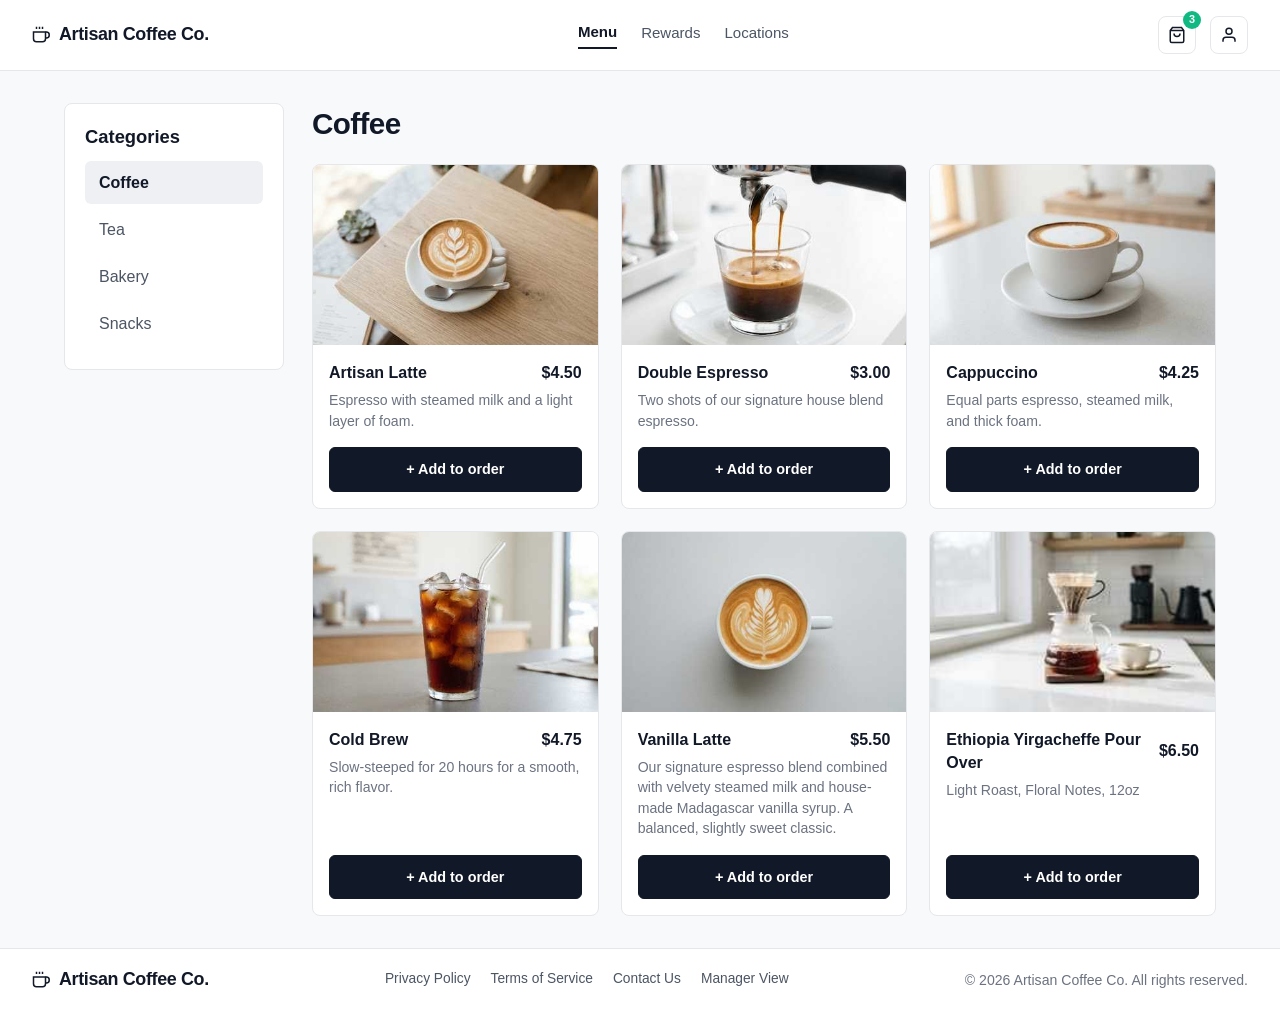
<file: index.html>
<!DOCTYPE html>
<html lang="en">
<head>
  <meta charset="UTF-8" />
  <meta name="viewport" content="width=device-width, initial-scale=1.0" />
  <title>Artisan Coffee Co. — Precision Brew POS</title>
  <link rel="stylesheet" href="style.css" />
</head>
<body data-page="menu">
  <!-- STATIC HEADER -->
  <header class="top">
    <a class="logo" href="menu.html">
      <svg class="svg-ico" viewBox="0 0 24 24" fill="none" stroke="currentColor" stroke-width="2"><path d="M18 8h1a4 4 0 0 1 0 8h-1"/><path d="M2 8h16v9a4 4 0 0 1-4 4H6a4 4 0 0 1-4-4V8z"/><line x1="6" y1="1" x2="6" y2="4"/><line x1="10" y1="1" x2="10" y2="4"/><line x1="14" y1="1" x2="14" y2="4"/></svg>
      <span>Artisan Coffee Co.</span>
    </a>
    <nav>
      <a href="menu.html" class="on">Menu</a>
      <a href="rewards.html" class="">Rewards</a>
      <a href="#" id="locLink">Locations</a>
    </nav>
    <div class="hdr-actions">
      <a class="ico-btn" href="checkout.html" title="Your Order">
        <svg class="svg-ico" viewBox="0 0 24 24" fill="none" stroke="currentColor" stroke-width="2"><path d="M6 2L3 6v14a2 2 0 0 0 2 2h14a2 2 0 0 0 2-2V6l-3-4z"/><line x1="3" y1="6" x2="21" y2="6"/><path d="M16 10a4 4 0 0 1-8 0"/></svg>
        <b id="cnt"></b>
      </a>
      <a class="ico-btn" href="rewards.html" title="Account &amp; Rewards">
        <svg class="svg-ico" viewBox="0 0 24 24" fill="none" stroke="currentColor" stroke-width="2"><path d="M20 21v-2a4 4 0 0 0-4-4H8a4 4 0 0 0-4 4v2"/><circle cx="12" cy="7" r="4"/></svg>
      </a>
    </div>
  </header>

  <!-- DYNAMIC MAIN CONTENT -->
  <main id="app"></main>

  <!-- STATIC FOOTER -->
  <footer class="bottom">
    <a class="logo" href="menu.html">
      <svg class="svg-ico" viewBox="0 0 24 24" fill="none" stroke="currentColor" stroke-width="2"><path d="M18 8h1a4 4 0 0 1 0 8h-1"/><path d="M2 8h16v9a4 4 0 0 1-4 4H6a4 4 0 0 1-4-4V8z"/><line x1="6" y1="1" x2="6" y2="4"/><line x1="10" y1="1" x2="10" y2="4"/><line x1="14" y1="1" x2="14" y2="4"/></svg>
      <span>Artisan Coffee Co.</span>
    </a>
    <nav>
      <a href="privacy.html" class="">Privacy Policy</a>
      <a href="terms.html" class="">Terms of Service</a>
      <a href="contact.html" class="">Contact Us</a>
      <a href="staff.html">Manager View</a>
    </nav>
    <small class="mut">© 2026 Artisan Coffee Co. All rights reserved.</small>
  </footer>

  <script src="app.js"></script>
</body>
</html>
</file>
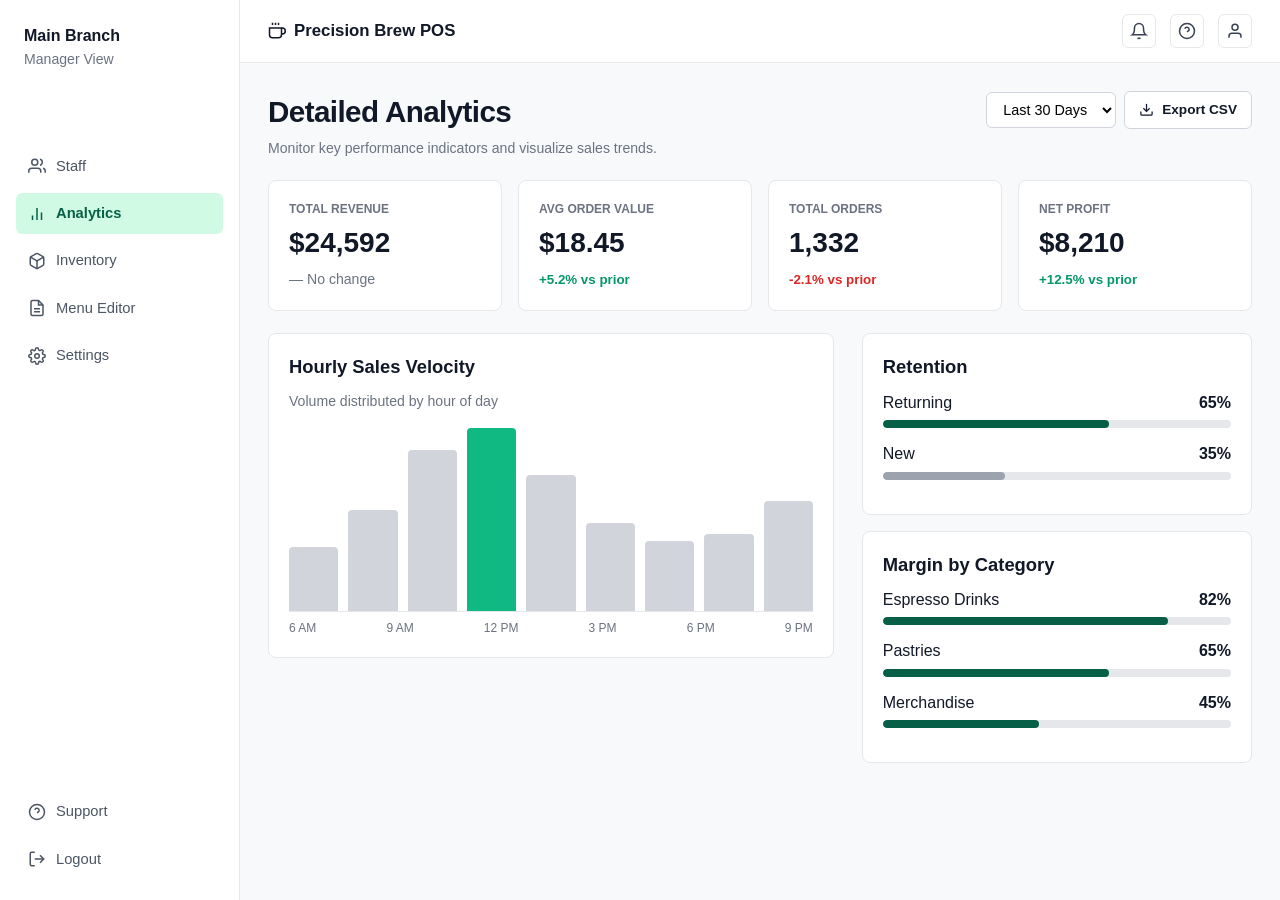
<file: analytics.html>
<!DOCTYPE html>
<html lang="en">
<head>
  <meta charset="UTF-8" />
  <meta name="viewport" content="width=device-width, initial-scale=1.0" />
  <title>Precision Brew POS — Manager View</title>
  <link rel="stylesheet" href="style.css" />
</head>
<body data-page="analytics">
  <div class="mgr">
    <!-- STATIC MANAGER SIDEBAR -->
    <aside class="side">
      <div style="padding:4px 8px 12px">
        <b style="display:block;font-size:1rem">Main Branch</b>
        <small class="mut">Manager View</small>
      </div>
      <a class="btn" href="menu.html" style="color:#fff;margin-bottom:10px">+ New Order</a>
      <a href="staff.html" class="">
        <svg class="svg-ico" viewBox="0 0 24 24" fill="none" stroke="currentColor" stroke-width="2"><path d="M17 21v-2a4 4 0 0 0-4-4H5a4 4 0 0 0-4 4v2"/><circle cx="9" cy="7" r="4"/><path d="M23 21v-2a4 4 0 0 0-3-3.87"/><path d="M16 3.13a4 4 0 0 1 0 7.75"/></svg>
        <span>Staff</span>
      </a>
      <a href="analytics.html" class="on">
        <svg class="svg-ico" viewBox="0 0 24 24" fill="none" stroke="currentColor" stroke-width="2"><line x1="18" y1="20" x2="18" y2="10"/><line x1="12" y1="20" x2="12" y2="4"/><line x1="6" y1="20" x2="6" y2="14"/></svg>
        <span>Analytics</span>
      </a>
      <a href="inventory.html" class="">
        <svg class="svg-ico" viewBox="0 0 24 24" fill="none" stroke="currentColor" stroke-width="2"><path d="M21 16V8a2 2 0 0 0-1-1.73l-7-4a2 2 0 0 0-2 0l-7 4A2 2 0 0 0 3 8v8a2 2 0 0 0 1 1.73l7 4a2 2 0 0 0 2 0l7-4A2 2 0 0 0 21 16z"/><polyline points="3.27 6.96 12 12.01 20.73 6.96"/><line x1="12" y1="22.08" x2="12" y2="12"/></svg>
        <span>Inventory</span>
      </a>
      <a href="menu-editor.html" class="">
        <svg class="svg-ico" viewBox="0 0 24 24" fill="none" stroke="currentColor" stroke-width="2"><path d="M14 2H6a2 2 0 0 0-2 2v16a2 2 0 0 0 2 2h12a2 2 0 0 0 2-2V8z"/><polyline points="14 2 14 8 20 8"/><line x1="16" y1="13" x2="8" y2="13"/><line x1="16" y1="17" x2="8" y2="17"/></svg>
        <span>Menu Editor</span>
      </a>
      <a href="settings.html" class="">
        <svg class="svg-ico" viewBox="0 0 24 24" fill="none" stroke="currentColor" stroke-width="2"><circle cx="12" cy="12" r="3"/><path d="M19.4 15a1.65 1.65 0 0 0 .33 1.82l.06.06a2 2 0 0 1 0 2.83 2 2 0 0 1-2.83 0l-.06-.06a1.65 1.65 0 0 0-1.82-.33 1.65 1.65 0 0 0-1 1.51V21a2 2 0 0 1-2 2 2 2 0 0 1-2-2v-.09A1.65 1.65 0 0 0 9 19.4a1.65 1.65 0 0 0-1.82.33l-.06.06a2 2 0 0 1-2.83 0 2 2 0 0 1 0-2.83l.06-.06a1.65 1.65 0 0 0 .33-1.82 1.65 1.65 0 0 0-1.51-1H3a2 2 0 0 1-2-2 2 2 0 0 1 2-2h.09A1.65 1.65 0 0 0 4.6 9a1.65 1.65 0 0 0-.33-1.82l-.06-.06a2 2 0 0 1 0-2.83 2 2 0 0 1 2.83 0l.06.06a1.65 1.65 0 0 0 1.82.33H9a1.65 1.65 0 0 0 1-1.51V3a2 2 0 0 1 2-2 2 2 0 0 1 2 2v.09a1.65 1.65 0 0 0 1 1.51 1.65 1.65 0 0 0 1.82-.33l.06-.06a2 2 0 0 1 2.83 0 2 2 0 0 1 0 2.83l-.06.06a1.65 1.65 0 0 0-.33 1.82V9a1.65 1.65 0 0 0 1.51 1H21a2 2 0 0 1 2 2 2 2 0 0 1-2 2h-.09a1.65 1.65 0 0 0-1.51 1z"/></svg>
        <span>Settings</span>
      </a>
      <div class="sp"></div>
      <button class="lk" id="supBtn">
        <svg class="svg-ico" viewBox="0 0 24 24" fill="none" stroke="currentColor" stroke-width="2"><circle cx="12" cy="12" r="10"/><path d="M9.09 9a3 3 0 0 1 5.83 1c0 2-3 3-3 3"/><line x1="12" y1="17" x2="12.01" y2="17"/></svg>
        <span>Support</span>
      </button>
      <a href="menu.html">
        <svg class="svg-ico" viewBox="0 0 24 24" fill="none" stroke="currentColor" stroke-width="2"><path d="M9 21H5a2 2 0 0 1-2-2V5a2 2 0 0 1 2-2h4"/><polyline points="16 17 21 12 16 7"/><line x1="21" y1="12" x2="9" y2="12"/></svg>
        <span>Logout</span>
      </a>
    </aside>

    <div>
      <!-- STATIC MANAGER TOPBAR -->
      <div class="mbar">
        <span class="t">
          <svg class="svg-ico" viewBox="0 0 24 24" fill="none" stroke="currentColor" stroke-width="2"><path d="M18 8h1a4 4 0 0 1 0 8h-1"/><path d="M2 8h16v9a4 4 0 0 1-4 4H6a4 4 0 0 1-4-4V8z"/><line x1="6" y1="1" x2="6" y2="4"/><line x1="10" y1="1" x2="10" y2="4"/><line x1="14" y1="1" x2="14" y2="4"/></svg>
          Precision Brew POS
        </span>
        <button id="bellBtn" title="Notifications">
          <svg class="svg-ico" viewBox="0 0 24 24" fill="none" stroke="currentColor" stroke-width="2"><path d="M18 8A6 6 0 0 0 6 8c0 7-3 9-3 9h18s-3-2-3-9"/><path d="M13.73 21a2 2 0 0 1-3.46 0"/></svg>
        </button>
        <button id="helpBtn" title="Help">
          <svg class="svg-ico" viewBox="0 0 24 24" fill="none" stroke="currentColor" stroke-width="2"><circle cx="12" cy="12" r="10"/><path d="M9.09 9a3 3 0 0 1 5.83 1c0 2-3 3-3 3"/><line x1="12" y1="17" x2="12.01" y2="17"/></svg>
        </button>
        <button id="accBtn" title="Manager Account">
          <svg class="svg-ico" viewBox="0 0 24 24" fill="none" stroke="currentColor" stroke-width="2"><path d="M20 21v-2a4 4 0 0 0-4-4H8a4 4 0 0 0-4 4v2"/><circle cx="12" cy="7" r="4"/></svg>
        </button>
      </div>

      <!-- DYNAMIC MANAGER MAIN CONTENT -->
      <div class="mc" id="app"></div>
    </div>
  </div>

  <script src="app.js"></script>
</body>
</html>
</file>
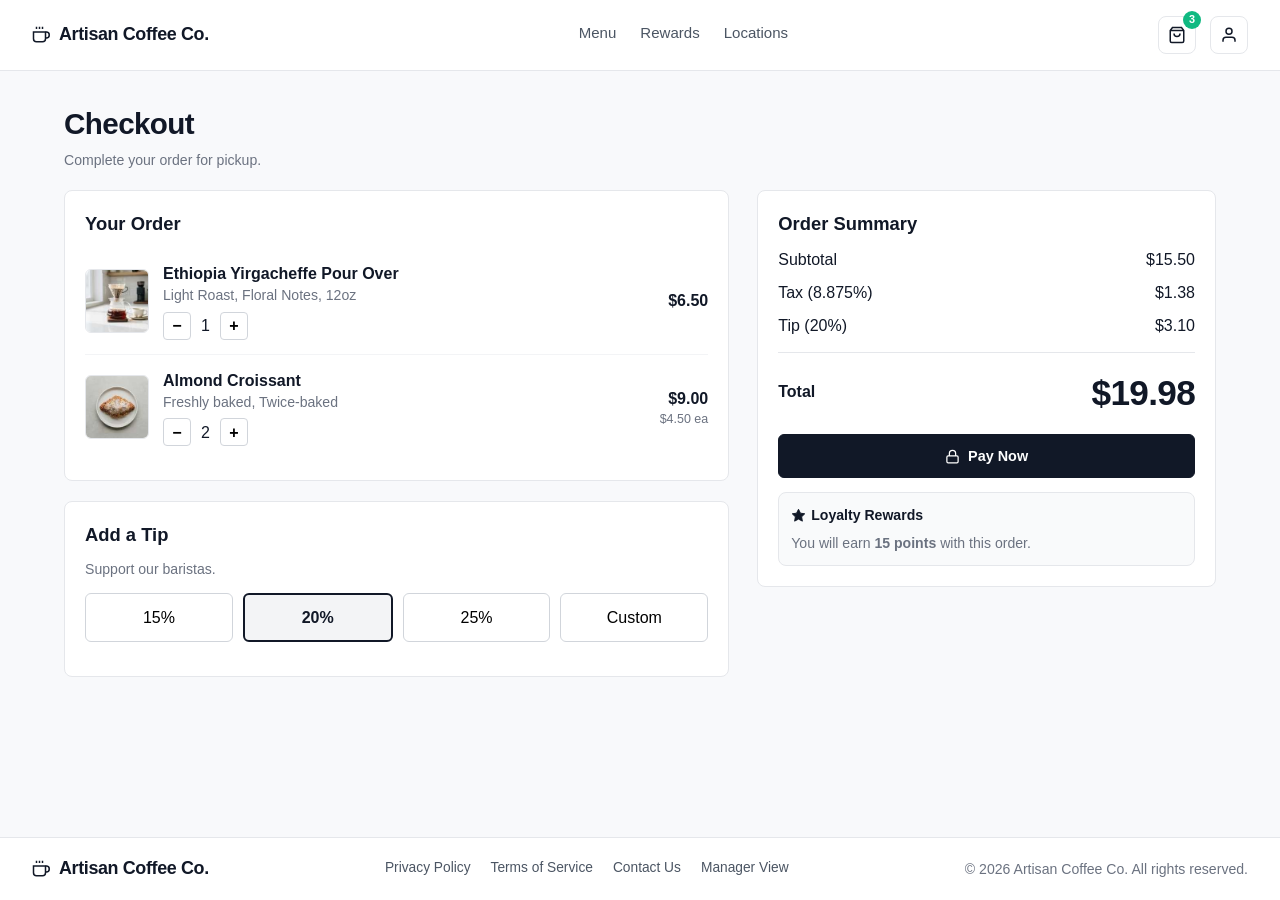
<file: checkout.html>
<!DOCTYPE html>
<html lang="en">
<head>
  <meta charset="UTF-8" />
  <meta name="viewport" content="width=device-width, initial-scale=1.0" />
  <title>Artisan Coffee Co. — Precision Brew POS</title>
  <link rel="stylesheet" href="style.css" />
</head>
<body data-page="checkout">
  <!-- STATIC HEADER -->
  <header class="top">
    <a class="logo" href="menu.html">
      <svg class="svg-ico" viewBox="0 0 24 24" fill="none" stroke="currentColor" stroke-width="2"><path d="M18 8h1a4 4 0 0 1 0 8h-1"/><path d="M2 8h16v9a4 4 0 0 1-4 4H6a4 4 0 0 1-4-4V8z"/><line x1="6" y1="1" x2="6" y2="4"/><line x1="10" y1="1" x2="10" y2="4"/><line x1="14" y1="1" x2="14" y2="4"/></svg>
      <span>Artisan Coffee Co.</span>
    </a>
    <nav>
      <a href="menu.html" class="">Menu</a>
      <a href="rewards.html" class="">Rewards</a>
      <a href="#" id="locLink">Locations</a>
    </nav>
    <div class="hdr-actions">
      <a class="ico-btn" href="checkout.html" title="Your Order">
        <svg class="svg-ico" viewBox="0 0 24 24" fill="none" stroke="currentColor" stroke-width="2"><path d="M6 2L3 6v14a2 2 0 0 0 2 2h14a2 2 0 0 0 2-2V6l-3-4z"/><line x1="3" y1="6" x2="21" y2="6"/><path d="M16 10a4 4 0 0 1-8 0"/></svg>
        <b id="cnt"></b>
      </a>
      <a class="ico-btn" href="rewards.html" title="Account &amp; Rewards">
        <svg class="svg-ico" viewBox="0 0 24 24" fill="none" stroke="currentColor" stroke-width="2"><path d="M20 21v-2a4 4 0 0 0-4-4H8a4 4 0 0 0-4 4v2"/><circle cx="12" cy="7" r="4"/></svg>
      </a>
    </div>
  </header>

  <!-- DYNAMIC MAIN CONTENT -->
  <main id="app"></main>

  <!-- STATIC FOOTER -->
  <footer class="bottom">
    <a class="logo" href="menu.html">
      <svg class="svg-ico" viewBox="0 0 24 24" fill="none" stroke="currentColor" stroke-width="2"><path d="M18 8h1a4 4 0 0 1 0 8h-1"/><path d="M2 8h16v9a4 4 0 0 1-4 4H6a4 4 0 0 1-4-4V8z"/><line x1="6" y1="1" x2="6" y2="4"/><line x1="10" y1="1" x2="10" y2="4"/><line x1="14" y1="1" x2="14" y2="4"/></svg>
      <span>Artisan Coffee Co.</span>
    </a>
    <nav>
      <a href="privacy.html" class="">Privacy Policy</a>
      <a href="terms.html" class="">Terms of Service</a>
      <a href="contact.html" class="">Contact Us</a>
      <a href="staff.html">Manager View</a>
    </nav>
    <small class="mut">© 2026 Artisan Coffee Co. All rights reserved.</small>
  </footer>

  <script src="app.js"></script>
</body>
</html>
</file>
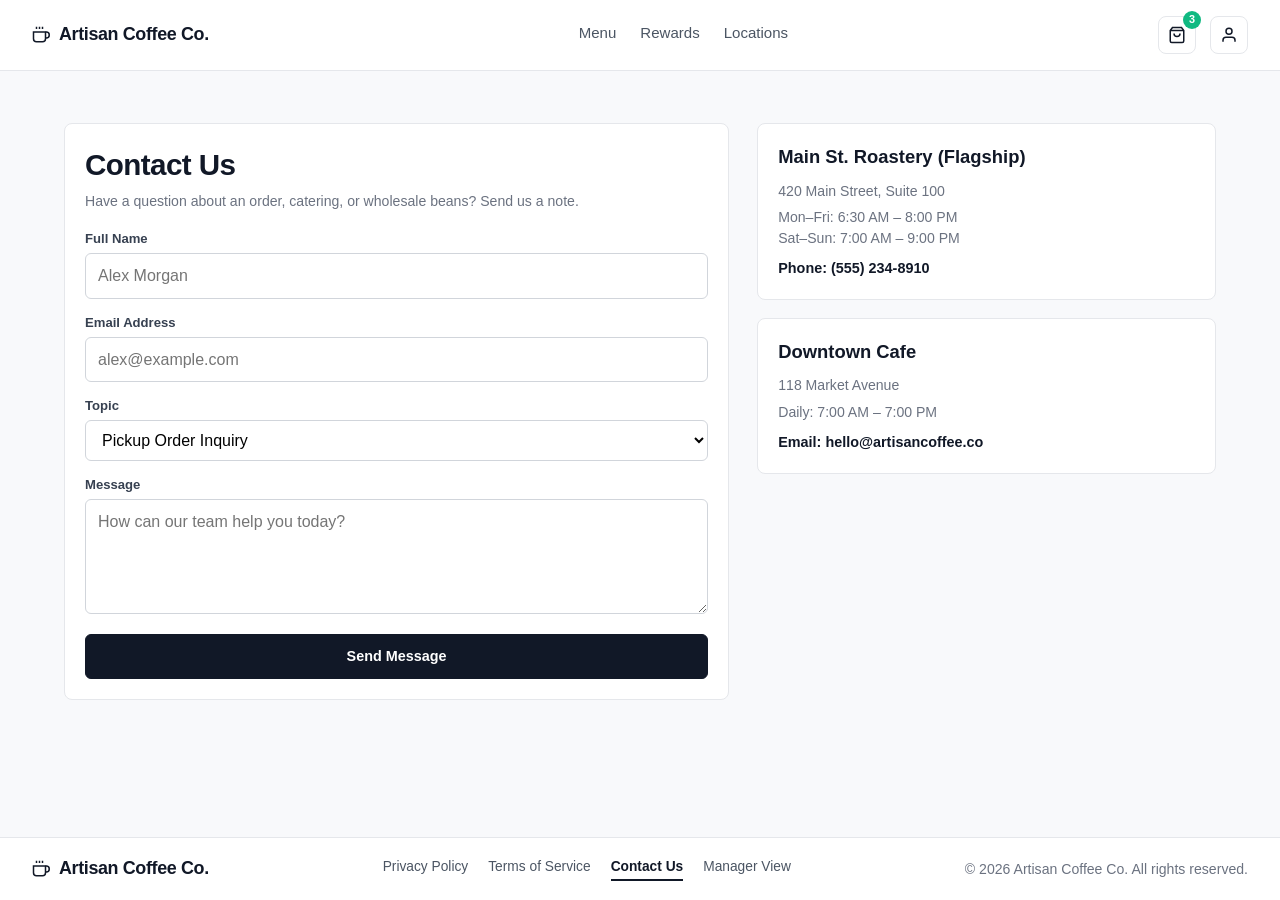
<file: contact.html>
<!DOCTYPE html>
<html lang="en">
<head>
  <meta charset="UTF-8" />
  <meta name="viewport" content="width=device-width, initial-scale=1.0" />
  <title>Artisan Coffee Co. — Precision Brew POS</title>
  <link rel="stylesheet" href="style.css" />
</head>
<body data-page="contact">
  <!-- STATIC HEADER -->
  <header class="top">
    <a class="logo" href="menu.html">
      <svg class="svg-ico" viewBox="0 0 24 24" fill="none" stroke="currentColor" stroke-width="2"><path d="M18 8h1a4 4 0 0 1 0 8h-1"/><path d="M2 8h16v9a4 4 0 0 1-4 4H6a4 4 0 0 1-4-4V8z"/><line x1="6" y1="1" x2="6" y2="4"/><line x1="10" y1="1" x2="10" y2="4"/><line x1="14" y1="1" x2="14" y2="4"/></svg>
      <span>Artisan Coffee Co.</span>
    </a>
    <nav>
      <a href="menu.html" class="">Menu</a>
      <a href="rewards.html" class="">Rewards</a>
      <a href="#" id="locLink">Locations</a>
    </nav>
    <div class="hdr-actions">
      <a class="ico-btn" href="checkout.html" title="Your Order">
        <svg class="svg-ico" viewBox="0 0 24 24" fill="none" stroke="currentColor" stroke-width="2"><path d="M6 2L3 6v14a2 2 0 0 0 2 2h14a2 2 0 0 0 2-2V6l-3-4z"/><line x1="3" y1="6" x2="21" y2="6"/><path d="M16 10a4 4 0 0 1-8 0"/></svg>
        <b id="cnt"></b>
      </a>
      <a class="ico-btn" href="rewards.html" title="Account &amp; Rewards">
        <svg class="svg-ico" viewBox="0 0 24 24" fill="none" stroke="currentColor" stroke-width="2"><path d="M20 21v-2a4 4 0 0 0-4-4H8a4 4 0 0 0-4 4v2"/><circle cx="12" cy="7" r="4"/></svg>
      </a>
    </div>
  </header>

  <!-- DYNAMIC MAIN CONTENT -->
  <main id="app"></main>

  <!-- STATIC FOOTER -->
  <footer class="bottom">
    <a class="logo" href="menu.html">
      <svg class="svg-ico" viewBox="0 0 24 24" fill="none" stroke="currentColor" stroke-width="2"><path d="M18 8h1a4 4 0 0 1 0 8h-1"/><path d="M2 8h16v9a4 4 0 0 1-4 4H6a4 4 0 0 1-4-4V8z"/><line x1="6" y1="1" x2="6" y2="4"/><line x1="10" y1="1" x2="10" y2="4"/><line x1="14" y1="1" x2="14" y2="4"/></svg>
      <span>Artisan Coffee Co.</span>
    </a>
    <nav>
      <a href="privacy.html" class="">Privacy Policy</a>
      <a href="terms.html" class="">Terms of Service</a>
      <a href="contact.html" class="on">Contact Us</a>
      <a href="staff.html">Manager View</a>
    </nav>
    <small class="mut">© 2026 Artisan Coffee Co. All rights reserved.</small>
  </footer>

  <script src="app.js"></script>
</body>
</html>
</file>
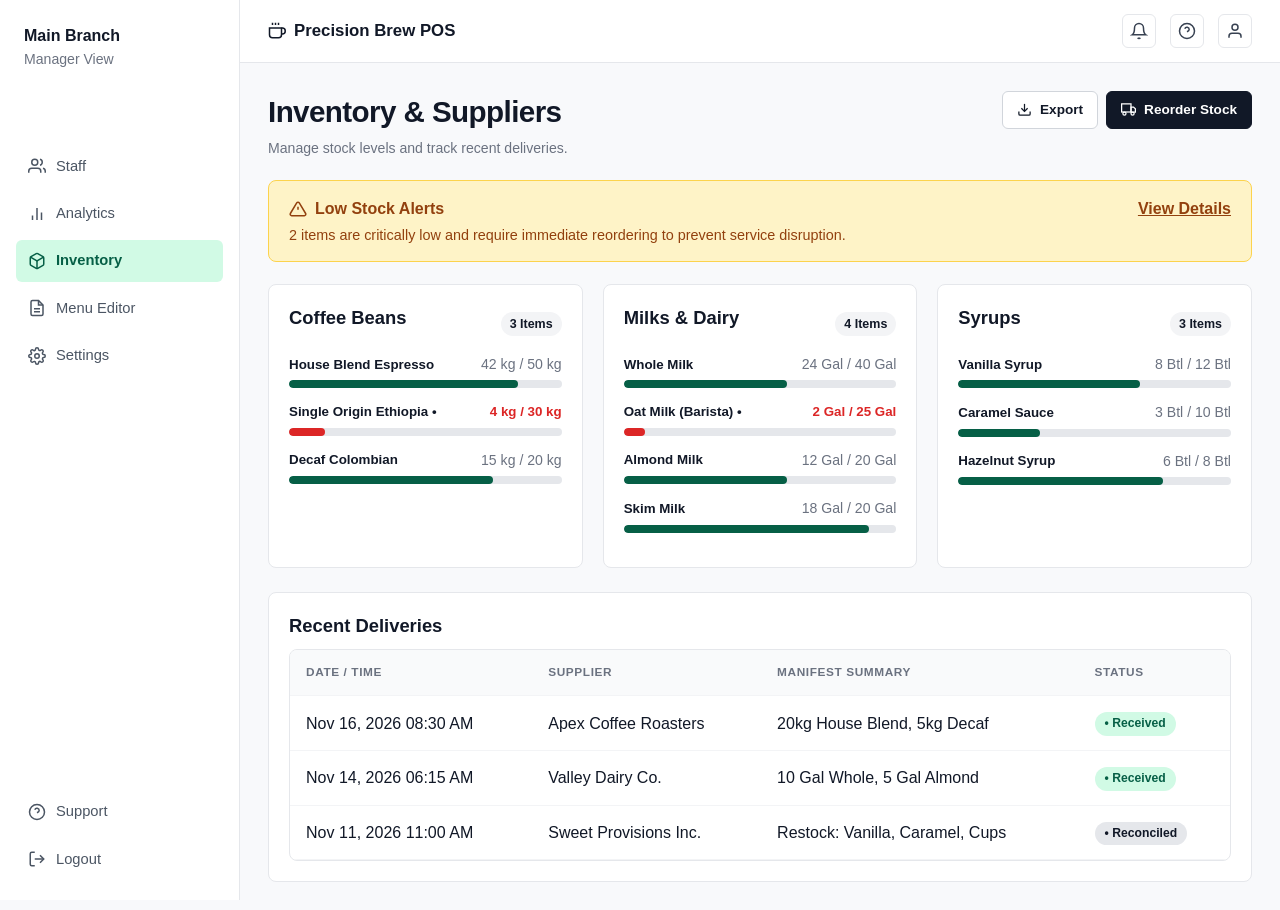
<file: inventory.html>
<!DOCTYPE html>
<html lang="en">
<head>
  <meta charset="UTF-8" />
  <meta name="viewport" content="width=device-width, initial-scale=1.0" />
  <title>Precision Brew POS — Manager View</title>
  <link rel="stylesheet" href="style.css" />
</head>
<body data-page="inventory">
  <div class="mgr">
    <!-- STATIC MANAGER SIDEBAR -->
    <aside class="side">
      <div style="padding:4px 8px 12px">
        <b style="display:block;font-size:1rem">Main Branch</b>
        <small class="mut">Manager View</small>
      </div>
      <a class="btn" href="menu.html" style="color:#fff;margin-bottom:10px">+ New Order</a>
      <a href="staff.html" class="">
        <svg class="svg-ico" viewBox="0 0 24 24" fill="none" stroke="currentColor" stroke-width="2"><path d="M17 21v-2a4 4 0 0 0-4-4H5a4 4 0 0 0-4 4v2"/><circle cx="9" cy="7" r="4"/><path d="M23 21v-2a4 4 0 0 0-3-3.87"/><path d="M16 3.13a4 4 0 0 1 0 7.75"/></svg>
        <span>Staff</span>
      </a>
      <a href="analytics.html" class="">
        <svg class="svg-ico" viewBox="0 0 24 24" fill="none" stroke="currentColor" stroke-width="2"><line x1="18" y1="20" x2="18" y2="10"/><line x1="12" y1="20" x2="12" y2="4"/><line x1="6" y1="20" x2="6" y2="14"/></svg>
        <span>Analytics</span>
      </a>
      <a href="inventory.html" class="on">
        <svg class="svg-ico" viewBox="0 0 24 24" fill="none" stroke="currentColor" stroke-width="2"><path d="M21 16V8a2 2 0 0 0-1-1.73l-7-4a2 2 0 0 0-2 0l-7 4A2 2 0 0 0 3 8v8a2 2 0 0 0 1 1.73l7 4a2 2 0 0 0 2 0l7-4A2 2 0 0 0 21 16z"/><polyline points="3.27 6.96 12 12.01 20.73 6.96"/><line x1="12" y1="22.08" x2="12" y2="12"/></svg>
        <span>Inventory</span>
      </a>
      <a href="menu-editor.html" class="">
        <svg class="svg-ico" viewBox="0 0 24 24" fill="none" stroke="currentColor" stroke-width="2"><path d="M14 2H6a2 2 0 0 0-2 2v16a2 2 0 0 0 2 2h12a2 2 0 0 0 2-2V8z"/><polyline points="14 2 14 8 20 8"/><line x1="16" y1="13" x2="8" y2="13"/><line x1="16" y1="17" x2="8" y2="17"/></svg>
        <span>Menu Editor</span>
      </a>
      <a href="settings.html" class="">
        <svg class="svg-ico" viewBox="0 0 24 24" fill="none" stroke="currentColor" stroke-width="2"><circle cx="12" cy="12" r="3"/><path d="M19.4 15a1.65 1.65 0 0 0 .33 1.82l.06.06a2 2 0 0 1 0 2.83 2 2 0 0 1-2.83 0l-.06-.06a1.65 1.65 0 0 0-1.82-.33 1.65 1.65 0 0 0-1 1.51V21a2 2 0 0 1-2 2 2 2 0 0 1-2-2v-.09A1.65 1.65 0 0 0 9 19.4a1.65 1.65 0 0 0-1.82.33l-.06.06a2 2 0 0 1-2.83 0 2 2 0 0 1 0-2.83l.06-.06a1.65 1.65 0 0 0 .33-1.82 1.65 1.65 0 0 0-1.51-1H3a2 2 0 0 1-2-2 2 2 0 0 1 2-2h.09A1.65 1.65 0 0 0 4.6 9a1.65 1.65 0 0 0-.33-1.82l-.06-.06a2 2 0 0 1 0-2.83 2 2 0 0 1 2.83 0l.06.06a1.65 1.65 0 0 0 1.82.33H9a1.65 1.65 0 0 0 1-1.51V3a2 2 0 0 1 2-2 2 2 0 0 1 2 2v.09a1.65 1.65 0 0 0 1 1.51 1.65 1.65 0 0 0 1.82-.33l.06-.06a2 2 0 0 1 2.83 0 2 2 0 0 1 0 2.83l-.06.06a1.65 1.65 0 0 0-.33 1.82V9a1.65 1.65 0 0 0 1.51 1H21a2 2 0 0 1 2 2 2 2 0 0 1-2 2h-.09a1.65 1.65 0 0 0-1.51 1z"/></svg>
        <span>Settings</span>
      </a>
      <div class="sp"></div>
      <button class="lk" id="supBtn">
        <svg class="svg-ico" viewBox="0 0 24 24" fill="none" stroke="currentColor" stroke-width="2"><circle cx="12" cy="12" r="10"/><path d="M9.09 9a3 3 0 0 1 5.83 1c0 2-3 3-3 3"/><line x1="12" y1="17" x2="12.01" y2="17"/></svg>
        <span>Support</span>
      </button>
      <a href="menu.html">
        <svg class="svg-ico" viewBox="0 0 24 24" fill="none" stroke="currentColor" stroke-width="2"><path d="M9 21H5a2 2 0 0 1-2-2V5a2 2 0 0 1 2-2h4"/><polyline points="16 17 21 12 16 7"/><line x1="21" y1="12" x2="9" y2="12"/></svg>
        <span>Logout</span>
      </a>
    </aside>

    <div>
      <!-- STATIC MANAGER TOPBAR -->
      <div class="mbar">
        <span class="t">
          <svg class="svg-ico" viewBox="0 0 24 24" fill="none" stroke="currentColor" stroke-width="2"><path d="M18 8h1a4 4 0 0 1 0 8h-1"/><path d="M2 8h16v9a4 4 0 0 1-4 4H6a4 4 0 0 1-4-4V8z"/><line x1="6" y1="1" x2="6" y2="4"/><line x1="10" y1="1" x2="10" y2="4"/><line x1="14" y1="1" x2="14" y2="4"/></svg>
          Precision Brew POS
        </span>
        <button id="bellBtn" title="Notifications">
          <svg class="svg-ico" viewBox="0 0 24 24" fill="none" stroke="currentColor" stroke-width="2"><path d="M18 8A6 6 0 0 0 6 8c0 7-3 9-3 9h18s-3-2-3-9"/><path d="M13.73 21a2 2 0 0 1-3.46 0"/></svg>
        </button>
        <button id="helpBtn" title="Help">
          <svg class="svg-ico" viewBox="0 0 24 24" fill="none" stroke="currentColor" stroke-width="2"><circle cx="12" cy="12" r="10"/><path d="M9.09 9a3 3 0 0 1 5.83 1c0 2-3 3-3 3"/><line x1="12" y1="17" x2="12.01" y2="17"/></svg>
        </button>
        <button id="accBtn" title="Manager Account">
          <svg class="svg-ico" viewBox="0 0 24 24" fill="none" stroke="currentColor" stroke-width="2"><path d="M20 21v-2a4 4 0 0 0-4-4H8a4 4 0 0 0-4 4v2"/><circle cx="12" cy="7" r="4"/></svg>
        </button>
      </div>

      <!-- DYNAMIC MANAGER MAIN CONTENT -->
      <div class="mc" id="app"></div>
    </div>
  </div>

  <script src="app.js"></script>
</body>
</html>
</file>
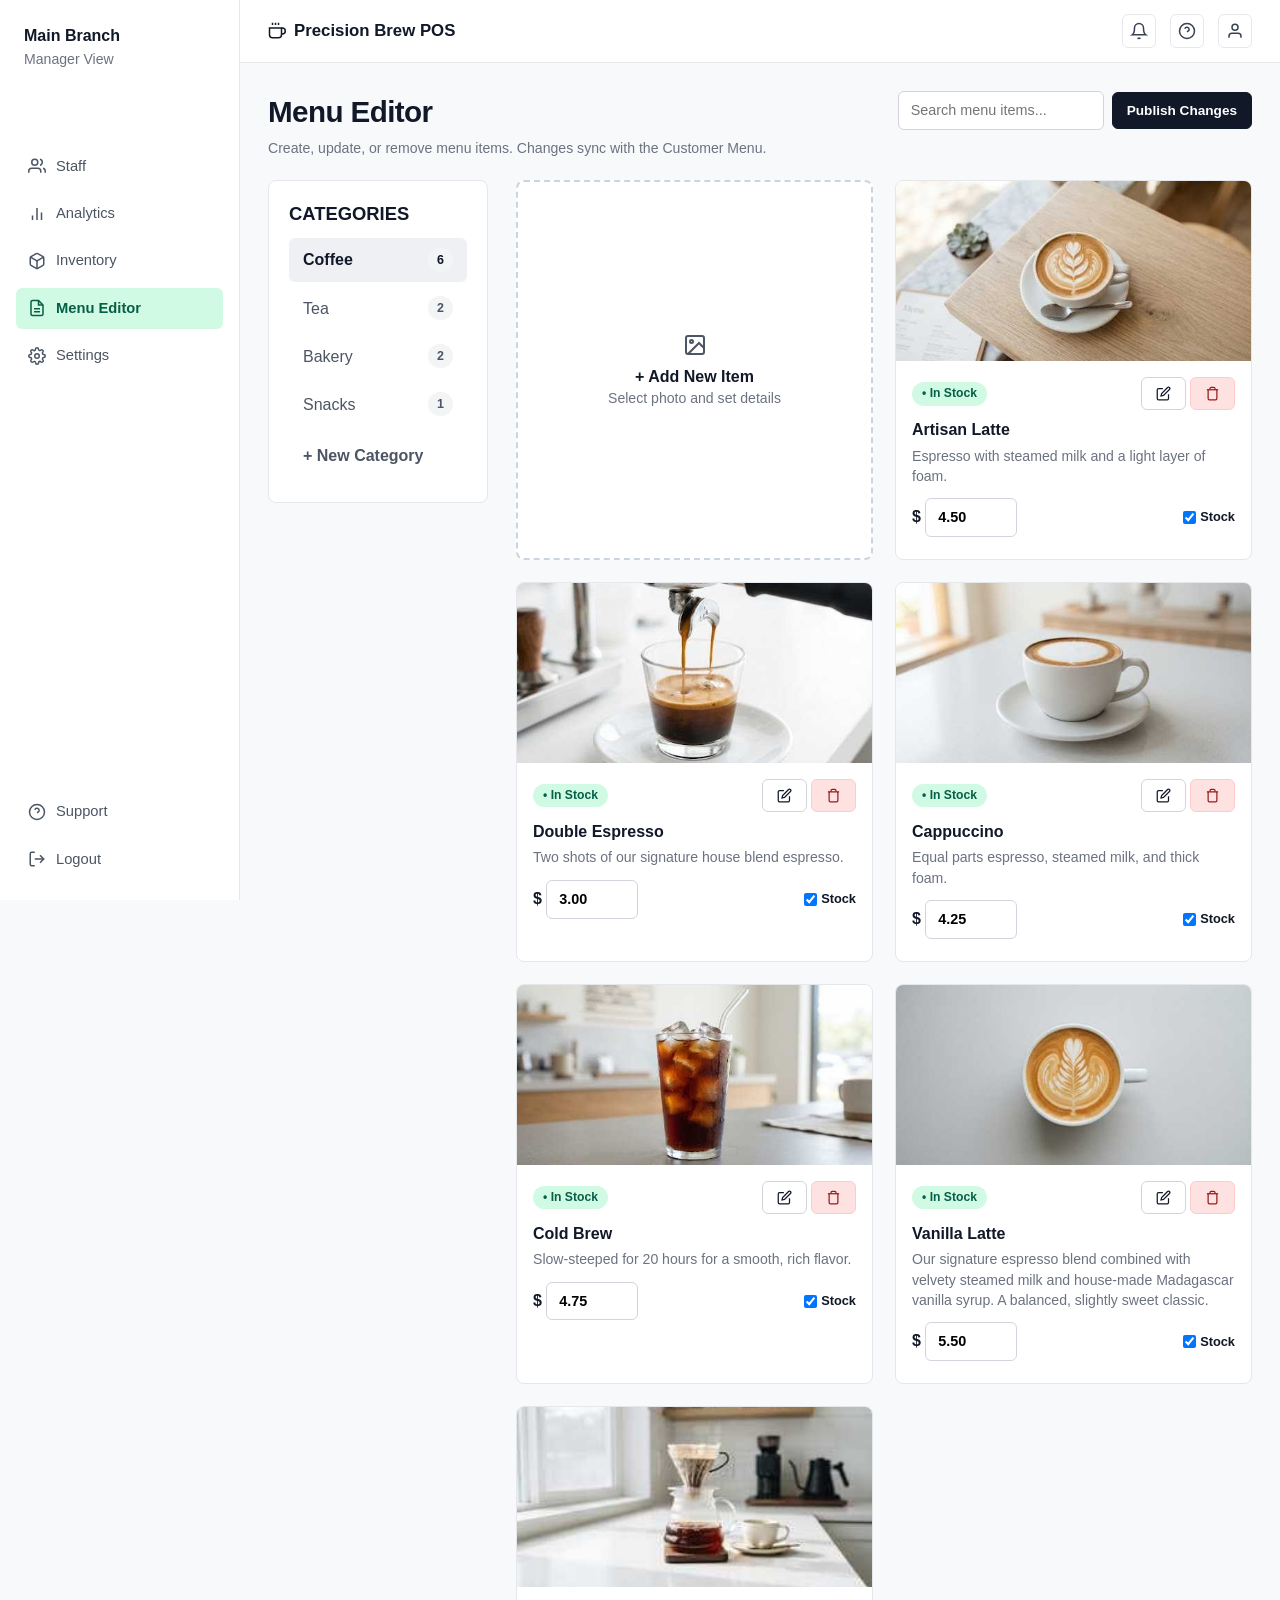
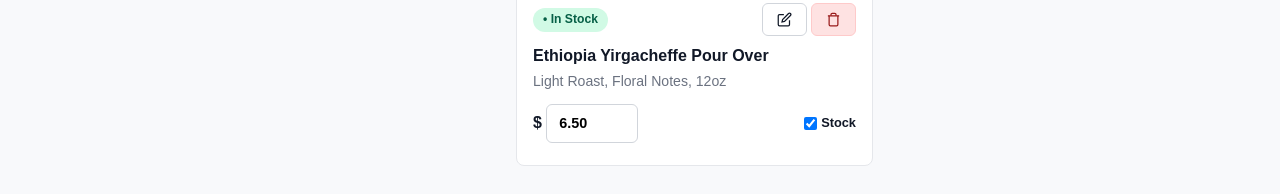
<file: menu-editor.html>
<!DOCTYPE html>
<html lang="en">
<head>
  <meta charset="UTF-8" />
  <meta name="viewport" content="width=device-width, initial-scale=1.0" />
  <title>Precision Brew POS — Manager View</title>
  <link rel="stylesheet" href="style.css" />
</head>
<body data-page="editor">
  <div class="mgr">
    <!-- STATIC MANAGER SIDEBAR -->
    <aside class="side">
      <div style="padding:4px 8px 12px">
        <b style="display:block;font-size:1rem">Main Branch</b>
        <small class="mut">Manager View</small>
      </div>
      <a class="btn" href="menu.html" style="color:#fff;margin-bottom:10px">+ New Order</a>
      <a href="staff.html" class="">
        <svg class="svg-ico" viewBox="0 0 24 24" fill="none" stroke="currentColor" stroke-width="2"><path d="M17 21v-2a4 4 0 0 0-4-4H5a4 4 0 0 0-4 4v2"/><circle cx="9" cy="7" r="4"/><path d="M23 21v-2a4 4 0 0 0-3-3.87"/><path d="M16 3.13a4 4 0 0 1 0 7.75"/></svg>
        <span>Staff</span>
      </a>
      <a href="analytics.html" class="">
        <svg class="svg-ico" viewBox="0 0 24 24" fill="none" stroke="currentColor" stroke-width="2"><line x1="18" y1="20" x2="18" y2="10"/><line x1="12" y1="20" x2="12" y2="4"/><line x1="6" y1="20" x2="6" y2="14"/></svg>
        <span>Analytics</span>
      </a>
      <a href="inventory.html" class="">
        <svg class="svg-ico" viewBox="0 0 24 24" fill="none" stroke="currentColor" stroke-width="2"><path d="M21 16V8a2 2 0 0 0-1-1.73l-7-4a2 2 0 0 0-2 0l-7 4A2 2 0 0 0 3 8v8a2 2 0 0 0 1 1.73l7 4a2 2 0 0 0 2 0l7-4A2 2 0 0 0 21 16z"/><polyline points="3.27 6.96 12 12.01 20.73 6.96"/><line x1="12" y1="22.08" x2="12" y2="12"/></svg>
        <span>Inventory</span>
      </a>
      <a href="menu-editor.html" class="on">
        <svg class="svg-ico" viewBox="0 0 24 24" fill="none" stroke="currentColor" stroke-width="2"><path d="M14 2H6a2 2 0 0 0-2 2v16a2 2 0 0 0 2 2h12a2 2 0 0 0 2-2V8z"/><polyline points="14 2 14 8 20 8"/><line x1="16" y1="13" x2="8" y2="13"/><line x1="16" y1="17" x2="8" y2="17"/></svg>
        <span>Menu Editor</span>
      </a>
      <a href="settings.html" class="">
        <svg class="svg-ico" viewBox="0 0 24 24" fill="none" stroke="currentColor" stroke-width="2"><circle cx="12" cy="12" r="3"/><path d="M19.4 15a1.65 1.65 0 0 0 .33 1.82l.06.06a2 2 0 0 1 0 2.83 2 2 0 0 1-2.83 0l-.06-.06a1.65 1.65 0 0 0-1.82-.33 1.65 1.65 0 0 0-1 1.51V21a2 2 0 0 1-2 2 2 2 0 0 1-2-2v-.09A1.65 1.65 0 0 0 9 19.4a1.65 1.65 0 0 0-1.82.33l-.06.06a2 2 0 0 1-2.83 0 2 2 0 0 1 0-2.83l.06-.06a1.65 1.65 0 0 0 .33-1.82 1.65 1.65 0 0 0-1.51-1H3a2 2 0 0 1-2-2 2 2 0 0 1 2-2h.09A1.65 1.65 0 0 0 4.6 9a1.65 1.65 0 0 0-.33-1.82l-.06-.06a2 2 0 0 1 0-2.83 2 2 0 0 1 2.83 0l.06.06a1.65 1.65 0 0 0 1.82.33H9a1.65 1.65 0 0 0 1-1.51V3a2 2 0 0 1 2-2 2 2 0 0 1 2 2v.09a1.65 1.65 0 0 0 1 1.51 1.65 1.65 0 0 0 1.82-.33l.06-.06a2 2 0 0 1 2.83 0 2 2 0 0 1 0 2.83l-.06.06a1.65 1.65 0 0 0-.33 1.82V9a1.65 1.65 0 0 0 1.51 1H21a2 2 0 0 1 2 2 2 2 0 0 1-2 2h-.09a1.65 1.65 0 0 0-1.51 1z"/></svg>
        <span>Settings</span>
      </a>
      <div class="sp"></div>
      <button class="lk" id="supBtn">
        <svg class="svg-ico" viewBox="0 0 24 24" fill="none" stroke="currentColor" stroke-width="2"><circle cx="12" cy="12" r="10"/><path d="M9.09 9a3 3 0 0 1 5.83 1c0 2-3 3-3 3"/><line x1="12" y1="17" x2="12.01" y2="17"/></svg>
        <span>Support</span>
      </button>
      <a href="menu.html">
        <svg class="svg-ico" viewBox="0 0 24 24" fill="none" stroke="currentColor" stroke-width="2"><path d="M9 21H5a2 2 0 0 1-2-2V5a2 2 0 0 1 2-2h4"/><polyline points="16 17 21 12 16 7"/><line x1="21" y1="12" x2="9" y2="12"/></svg>
        <span>Logout</span>
      </a>
    </aside>

    <div>
      <!-- STATIC MANAGER TOPBAR -->
      <div class="mbar">
        <span class="t">
          <svg class="svg-ico" viewBox="0 0 24 24" fill="none" stroke="currentColor" stroke-width="2"><path d="M18 8h1a4 4 0 0 1 0 8h-1"/><path d="M2 8h16v9a4 4 0 0 1-4 4H6a4 4 0 0 1-4-4V8z"/><line x1="6" y1="1" x2="6" y2="4"/><line x1="10" y1="1" x2="10" y2="4"/><line x1="14" y1="1" x2="14" y2="4"/></svg>
          Precision Brew POS
        </span>
        <button id="bellBtn" title="Notifications">
          <svg class="svg-ico" viewBox="0 0 24 24" fill="none" stroke="currentColor" stroke-width="2"><path d="M18 8A6 6 0 0 0 6 8c0 7-3 9-3 9h18s-3-2-3-9"/><path d="M13.73 21a2 2 0 0 1-3.46 0"/></svg>
        </button>
        <button id="helpBtn" title="Help">
          <svg class="svg-ico" viewBox="0 0 24 24" fill="none" stroke="currentColor" stroke-width="2"><circle cx="12" cy="12" r="10"/><path d="M9.09 9a3 3 0 0 1 5.83 1c0 2-3 3-3 3"/><line x1="12" y1="17" x2="12.01" y2="17"/></svg>
        </button>
        <button id="accBtn" title="Manager Account">
          <svg class="svg-ico" viewBox="0 0 24 24" fill="none" stroke="currentColor" stroke-width="2"><path d="M20 21v-2a4 4 0 0 0-4-4H8a4 4 0 0 0-4 4v2"/><circle cx="12" cy="7" r="4"/></svg>
        </button>
      </div>

      <!-- DYNAMIC MANAGER MAIN CONTENT -->
      <div class="mc" id="app"></div>
    </div>
  </div>

  <script src="app.js"></script>
</body>
</html>
</file>
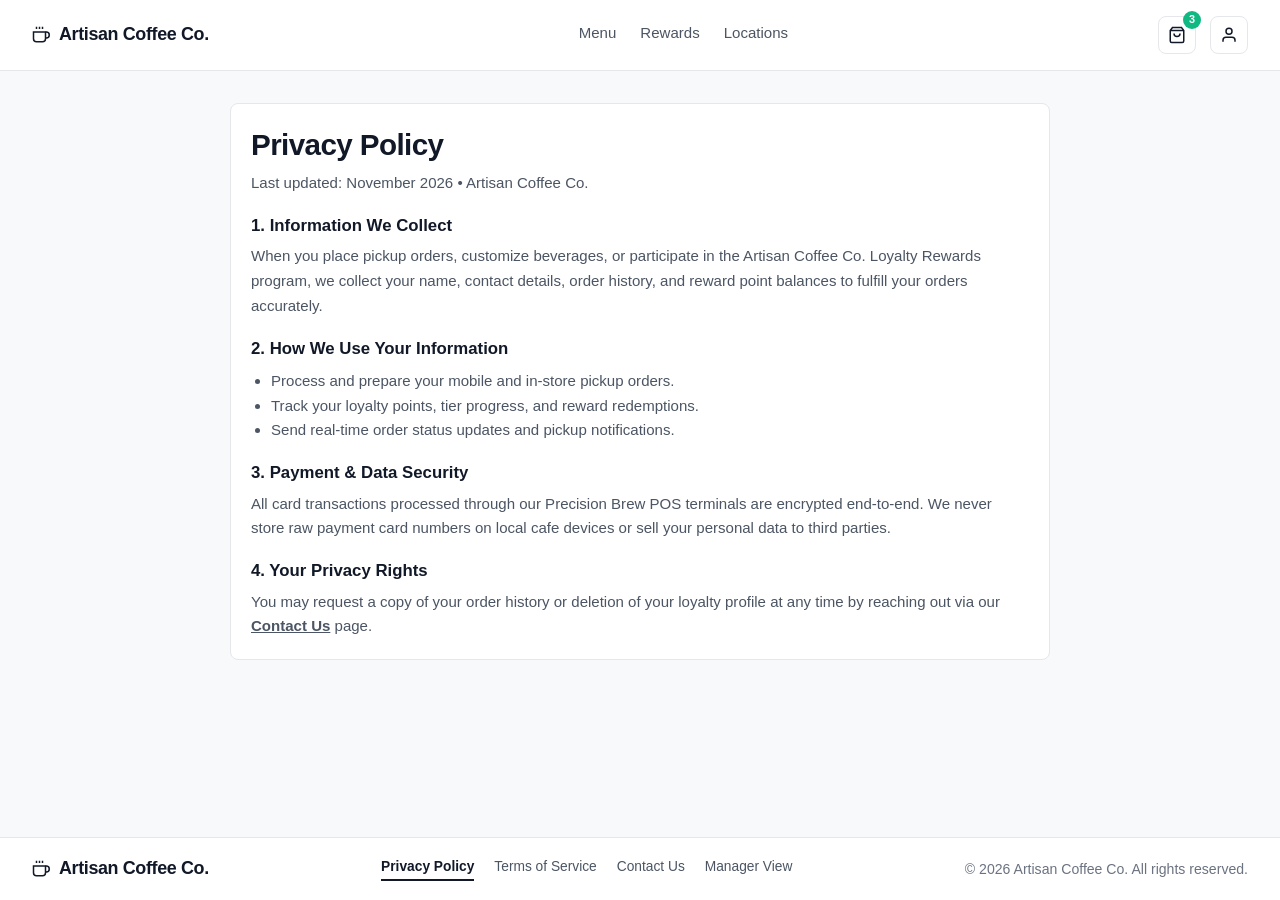
<file: privacy.html>
<!DOCTYPE html>
<html lang="en">
<head>
  <meta charset="UTF-8" />
  <meta name="viewport" content="width=device-width, initial-scale=1.0" />
  <title>Artisan Coffee Co. — Precision Brew POS</title>
  <link rel="stylesheet" href="style.css" />
</head>
<body data-page="privacy">
  <!-- STATIC HEADER -->
  <header class="top">
    <a class="logo" href="menu.html">
      <svg class="svg-ico" viewBox="0 0 24 24" fill="none" stroke="currentColor" stroke-width="2"><path d="M18 8h1a4 4 0 0 1 0 8h-1"/><path d="M2 8h16v9a4 4 0 0 1-4 4H6a4 4 0 0 1-4-4V8z"/><line x1="6" y1="1" x2="6" y2="4"/><line x1="10" y1="1" x2="10" y2="4"/><line x1="14" y1="1" x2="14" y2="4"/></svg>
      <span>Artisan Coffee Co.</span>
    </a>
    <nav>
      <a href="menu.html" class="">Menu</a>
      <a href="rewards.html" class="">Rewards</a>
      <a href="#" id="locLink">Locations</a>
    </nav>
    <div class="hdr-actions">
      <a class="ico-btn" href="checkout.html" title="Your Order">
        <svg class="svg-ico" viewBox="0 0 24 24" fill="none" stroke="currentColor" stroke-width="2"><path d="M6 2L3 6v14a2 2 0 0 0 2 2h14a2 2 0 0 0 2-2V6l-3-4z"/><line x1="3" y1="6" x2="21" y2="6"/><path d="M16 10a4 4 0 0 1-8 0"/></svg>
        <b id="cnt"></b>
      </a>
      <a class="ico-btn" href="rewards.html" title="Account &amp; Rewards">
        <svg class="svg-ico" viewBox="0 0 24 24" fill="none" stroke="currentColor" stroke-width="2"><path d="M20 21v-2a4 4 0 0 0-4-4H8a4 4 0 0 0-4 4v2"/><circle cx="12" cy="7" r="4"/></svg>
      </a>
    </div>
  </header>

  <!-- DYNAMIC MAIN CONTENT -->
  <main id="app"></main>

  <!-- STATIC FOOTER -->
  <footer class="bottom">
    <a class="logo" href="menu.html">
      <svg class="svg-ico" viewBox="0 0 24 24" fill="none" stroke="currentColor" stroke-width="2"><path d="M18 8h1a4 4 0 0 1 0 8h-1"/><path d="M2 8h16v9a4 4 0 0 1-4 4H6a4 4 0 0 1-4-4V8z"/><line x1="6" y1="1" x2="6" y2="4"/><line x1="10" y1="1" x2="10" y2="4"/><line x1="14" y1="1" x2="14" y2="4"/></svg>
      <span>Artisan Coffee Co.</span>
    </a>
    <nav>
      <a href="privacy.html" class="on">Privacy Policy</a>
      <a href="terms.html" class="">Terms of Service</a>
      <a href="contact.html" class="">Contact Us</a>
      <a href="staff.html">Manager View</a>
    </nav>
    <small class="mut">© 2026 Artisan Coffee Co. All rights reserved.</small>
  </footer>

  <script src="app.js"></script>
</body>
</html>
</file>
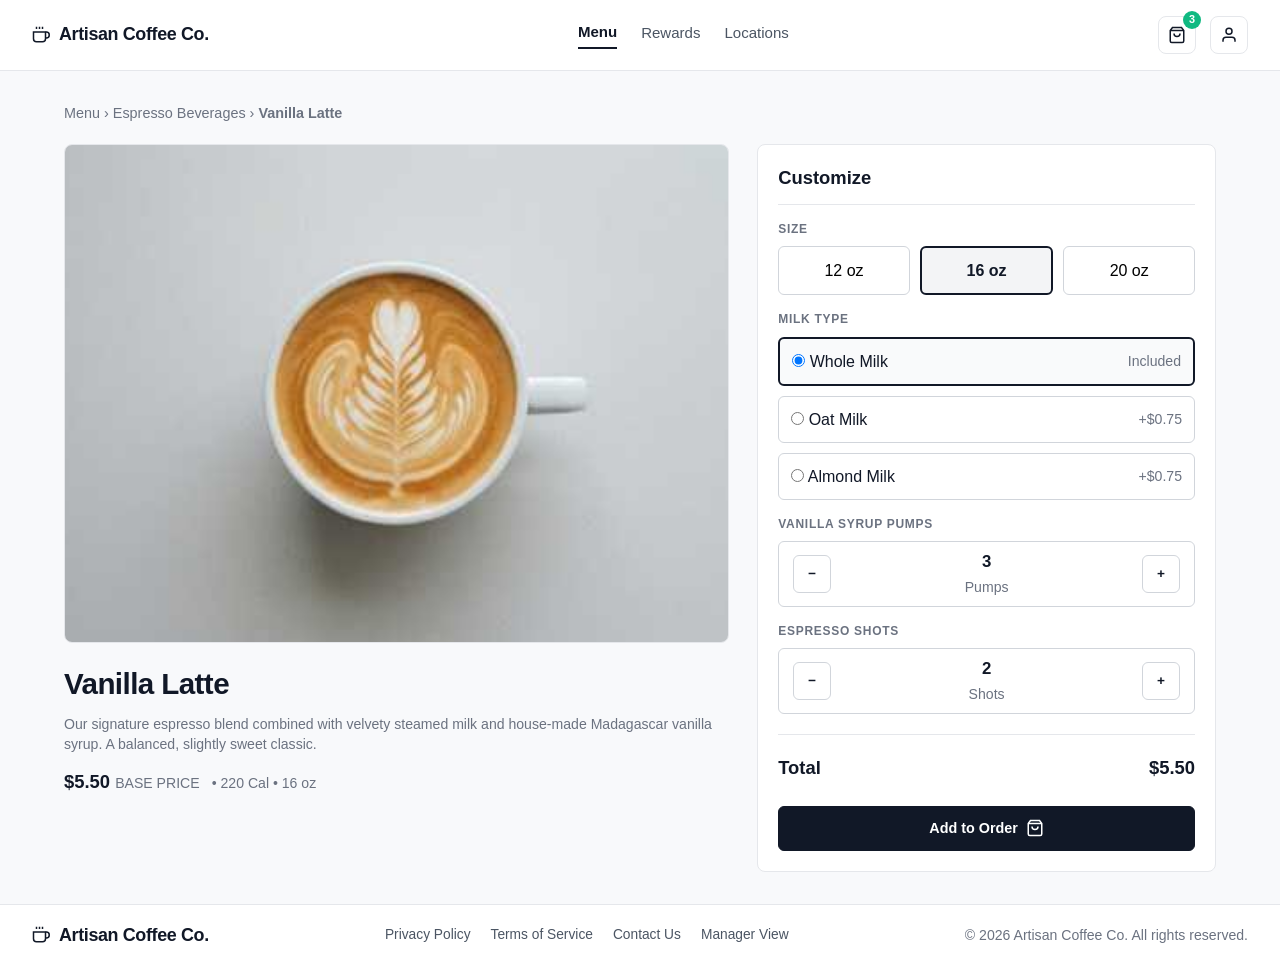
<file: product.html>
<!DOCTYPE html>
<html lang="en">
<head>
  <meta charset="UTF-8" />
  <meta name="viewport" content="width=device-width, initial-scale=1.0" />
  <title>Artisan Coffee Co. — Precision Brew POS</title>
  <link rel="stylesheet" href="style.css" />
</head>
<body data-page="product">
  <!-- STATIC HEADER -->
  <header class="top">
    <a class="logo" href="menu.html">
      <svg class="svg-ico" viewBox="0 0 24 24" fill="none" stroke="currentColor" stroke-width="2"><path d="M18 8h1a4 4 0 0 1 0 8h-1"/><path d="M2 8h16v9a4 4 0 0 1-4 4H6a4 4 0 0 1-4-4V8z"/><line x1="6" y1="1" x2="6" y2="4"/><line x1="10" y1="1" x2="10" y2="4"/><line x1="14" y1="1" x2="14" y2="4"/></svg>
      <span>Artisan Coffee Co.</span>
    </a>
    <nav>
      <a href="menu.html" class="on">Menu</a>
      <a href="rewards.html" class="">Rewards</a>
      <a href="#" id="locLink">Locations</a>
    </nav>
    <div class="hdr-actions">
      <a class="ico-btn" href="checkout.html" title="Your Order">
        <svg class="svg-ico" viewBox="0 0 24 24" fill="none" stroke="currentColor" stroke-width="2"><path d="M6 2L3 6v14a2 2 0 0 0 2 2h14a2 2 0 0 0 2-2V6l-3-4z"/><line x1="3" y1="6" x2="21" y2="6"/><path d="M16 10a4 4 0 0 1-8 0"/></svg>
        <b id="cnt"></b>
      </a>
      <a class="ico-btn" href="rewards.html" title="Account &amp; Rewards">
        <svg class="svg-ico" viewBox="0 0 24 24" fill="none" stroke="currentColor" stroke-width="2"><path d="M20 21v-2a4 4 0 0 0-4-4H8a4 4 0 0 0-4 4v2"/><circle cx="12" cy="7" r="4"/></svg>
      </a>
    </div>
  </header>

  <!-- DYNAMIC MAIN CONTENT -->
  <main id="app"></main>

  <!-- STATIC FOOTER -->
  <footer class="bottom">
    <a class="logo" href="menu.html">
      <svg class="svg-ico" viewBox="0 0 24 24" fill="none" stroke="currentColor" stroke-width="2"><path d="M18 8h1a4 4 0 0 1 0 8h-1"/><path d="M2 8h16v9a4 4 0 0 1-4 4H6a4 4 0 0 1-4-4V8z"/><line x1="6" y1="1" x2="6" y2="4"/><line x1="10" y1="1" x2="10" y2="4"/><line x1="14" y1="1" x2="14" y2="4"/></svg>
      <span>Artisan Coffee Co.</span>
    </a>
    <nav>
      <a href="privacy.html" class="">Privacy Policy</a>
      <a href="terms.html" class="">Terms of Service</a>
      <a href="contact.html" class="">Contact Us</a>
      <a href="staff.html">Manager View</a>
    </nav>
    <small class="mut">© 2026 Artisan Coffee Co. All rights reserved.</small>
  </footer>

  <script src="app.js"></script>
</body>
</html>
</file>
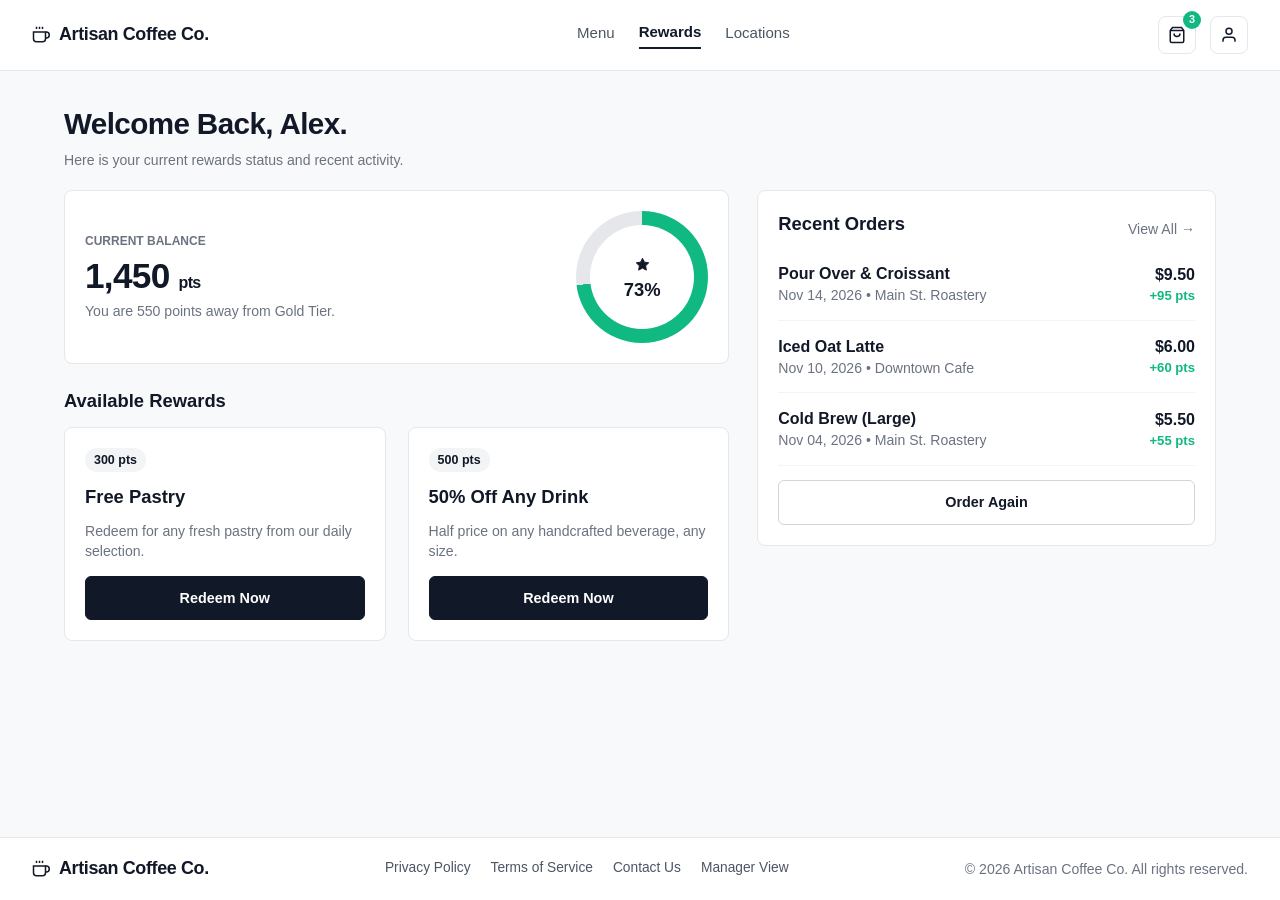
<file: rewards.html>
<!DOCTYPE html>
<html lang="en">
<head>
  <meta charset="UTF-8" />
  <meta name="viewport" content="width=device-width, initial-scale=1.0" />
  <title>Artisan Coffee Co. — Precision Brew POS</title>
  <link rel="stylesheet" href="style.css" />
</head>
<body data-page="rewards">
  <!-- STATIC HEADER -->
  <header class="top">
    <a class="logo" href="menu.html">
      <svg class="svg-ico" viewBox="0 0 24 24" fill="none" stroke="currentColor" stroke-width="2"><path d="M18 8h1a4 4 0 0 1 0 8h-1"/><path d="M2 8h16v9a4 4 0 0 1-4 4H6a4 4 0 0 1-4-4V8z"/><line x1="6" y1="1" x2="6" y2="4"/><line x1="10" y1="1" x2="10" y2="4"/><line x1="14" y1="1" x2="14" y2="4"/></svg>
      <span>Artisan Coffee Co.</span>
    </a>
    <nav>
      <a href="menu.html" class="">Menu</a>
      <a href="rewards.html" class="on">Rewards</a>
      <a href="#" id="locLink">Locations</a>
    </nav>
    <div class="hdr-actions">
      <a class="ico-btn" href="checkout.html" title="Your Order">
        <svg class="svg-ico" viewBox="0 0 24 24" fill="none" stroke="currentColor" stroke-width="2"><path d="M6 2L3 6v14a2 2 0 0 0 2 2h14a2 2 0 0 0 2-2V6l-3-4z"/><line x1="3" y1="6" x2="21" y2="6"/><path d="M16 10a4 4 0 0 1-8 0"/></svg>
        <b id="cnt"></b>
      </a>
      <a class="ico-btn" href="rewards.html" title="Account &amp; Rewards">
        <svg class="svg-ico" viewBox="0 0 24 24" fill="none" stroke="currentColor" stroke-width="2"><path d="M20 21v-2a4 4 0 0 0-4-4H8a4 4 0 0 0-4 4v2"/><circle cx="12" cy="7" r="4"/></svg>
      </a>
    </div>
  </header>

  <!-- DYNAMIC MAIN CONTENT -->
  <main id="app"></main>

  <!-- STATIC FOOTER -->
  <footer class="bottom">
    <a class="logo" href="menu.html">
      <svg class="svg-ico" viewBox="0 0 24 24" fill="none" stroke="currentColor" stroke-width="2"><path d="M18 8h1a4 4 0 0 1 0 8h-1"/><path d="M2 8h16v9a4 4 0 0 1-4 4H6a4 4 0 0 1-4-4V8z"/><line x1="6" y1="1" x2="6" y2="4"/><line x1="10" y1="1" x2="10" y2="4"/><line x1="14" y1="1" x2="14" y2="4"/></svg>
      <span>Artisan Coffee Co.</span>
    </a>
    <nav>
      <a href="privacy.html" class="">Privacy Policy</a>
      <a href="terms.html" class="">Terms of Service</a>
      <a href="contact.html" class="">Contact Us</a>
      <a href="staff.html">Manager View</a>
    </nav>
    <small class="mut">© 2026 Artisan Coffee Co. All rights reserved.</small>
  </footer>

  <script src="app.js"></script>
</body>
</html>
</file>
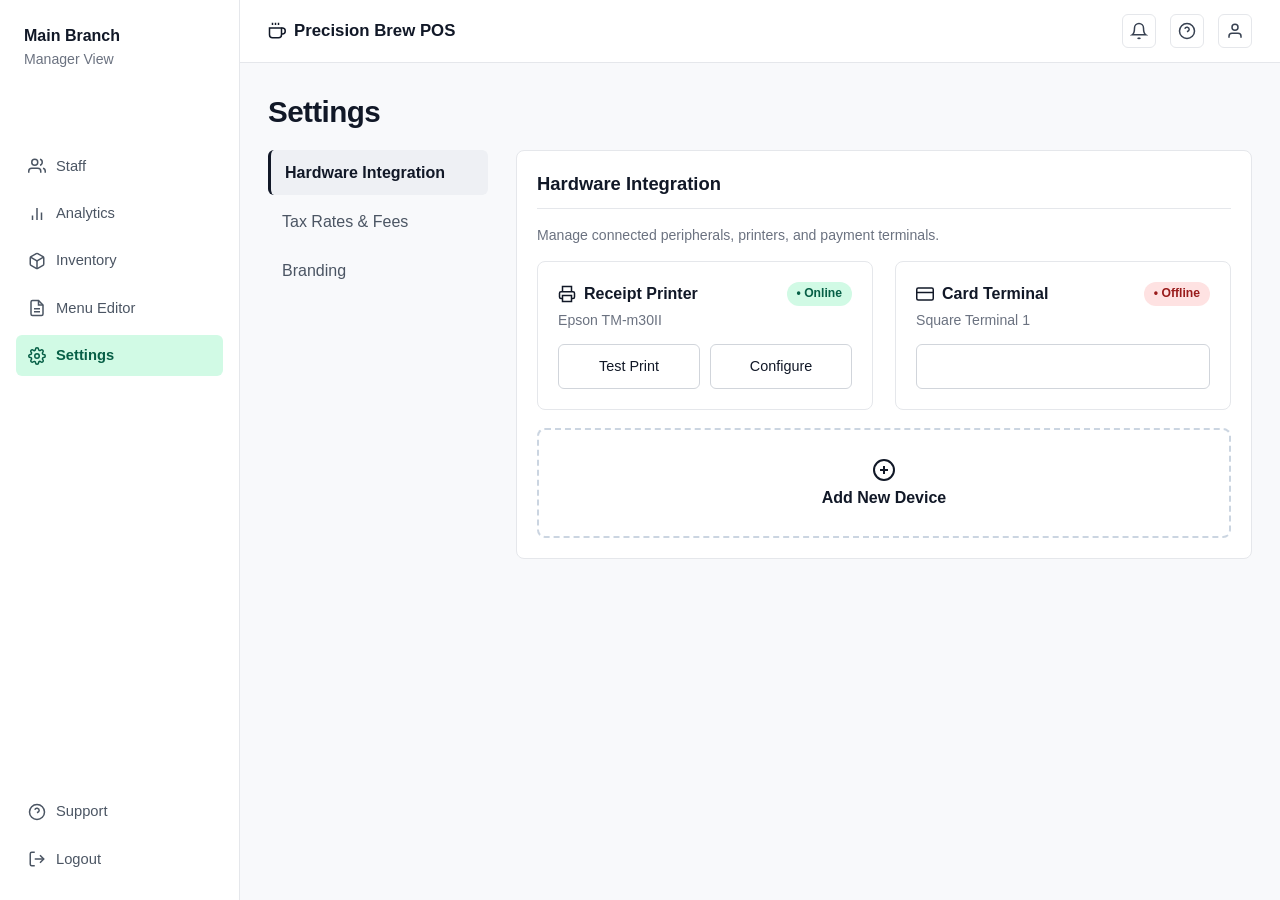
<file: settings.html>
<!DOCTYPE html>
<html lang="en">
<head>
  <meta charset="UTF-8" />
  <meta name="viewport" content="width=device-width, initial-scale=1.0" />
  <title>Precision Brew POS — Manager View</title>
  <link rel="stylesheet" href="style.css" />
</head>
<body data-page="settings">
  <div class="mgr">
    <!-- STATIC MANAGER SIDEBAR -->
    <aside class="side">
      <div style="padding:4px 8px 12px">
        <b style="display:block;font-size:1rem">Main Branch</b>
        <small class="mut">Manager View</small>
      </div>
      <a class="btn" href="menu.html" style="color:#fff;margin-bottom:10px">+ New Order</a>
      <a href="staff.html" class="">
        <svg class="svg-ico" viewBox="0 0 24 24" fill="none" stroke="currentColor" stroke-width="2"><path d="M17 21v-2a4 4 0 0 0-4-4H5a4 4 0 0 0-4 4v2"/><circle cx="9" cy="7" r="4"/><path d="M23 21v-2a4 4 0 0 0-3-3.87"/><path d="M16 3.13a4 4 0 0 1 0 7.75"/></svg>
        <span>Staff</span>
      </a>
      <a href="analytics.html" class="">
        <svg class="svg-ico" viewBox="0 0 24 24" fill="none" stroke="currentColor" stroke-width="2"><line x1="18" y1="20" x2="18" y2="10"/><line x1="12" y1="20" x2="12" y2="4"/><line x1="6" y1="20" x2="6" y2="14"/></svg>
        <span>Analytics</span>
      </a>
      <a href="inventory.html" class="">
        <svg class="svg-ico" viewBox="0 0 24 24" fill="none" stroke="currentColor" stroke-width="2"><path d="M21 16V8a2 2 0 0 0-1-1.73l-7-4a2 2 0 0 0-2 0l-7 4A2 2 0 0 0 3 8v8a2 2 0 0 0 1 1.73l7 4a2 2 0 0 0 2 0l7-4A2 2 0 0 0 21 16z"/><polyline points="3.27 6.96 12 12.01 20.73 6.96"/><line x1="12" y1="22.08" x2="12" y2="12"/></svg>
        <span>Inventory</span>
      </a>
      <a href="menu-editor.html" class="">
        <svg class="svg-ico" viewBox="0 0 24 24" fill="none" stroke="currentColor" stroke-width="2"><path d="M14 2H6a2 2 0 0 0-2 2v16a2 2 0 0 0 2 2h12a2 2 0 0 0 2-2V8z"/><polyline points="14 2 14 8 20 8"/><line x1="16" y1="13" x2="8" y2="13"/><line x1="16" y1="17" x2="8" y2="17"/></svg>
        <span>Menu Editor</span>
      </a>
      <a href="settings.html" class="on">
        <svg class="svg-ico" viewBox="0 0 24 24" fill="none" stroke="currentColor" stroke-width="2"><circle cx="12" cy="12" r="3"/><path d="M19.4 15a1.65 1.65 0 0 0 .33 1.82l.06.06a2 2 0 0 1 0 2.83 2 2 0 0 1-2.83 0l-.06-.06a1.65 1.65 0 0 0-1.82-.33 1.65 1.65 0 0 0-1 1.51V21a2 2 0 0 1-2 2 2 2 0 0 1-2-2v-.09A1.65 1.65 0 0 0 9 19.4a1.65 1.65 0 0 0-1.82.33l-.06.06a2 2 0 0 1-2.83 0 2 2 0 0 1 0-2.83l.06-.06a1.65 1.65 0 0 0 .33-1.82 1.65 1.65 0 0 0-1.51-1H3a2 2 0 0 1-2-2 2 2 0 0 1 2-2h.09A1.65 1.65 0 0 0 4.6 9a1.65 1.65 0 0 0-.33-1.82l-.06-.06a2 2 0 0 1 0-2.83 2 2 0 0 1 2.83 0l.06.06a1.65 1.65 0 0 0 1.82.33H9a1.65 1.65 0 0 0 1-1.51V3a2 2 0 0 1 2-2 2 2 0 0 1 2 2v.09a1.65 1.65 0 0 0 1 1.51 1.65 1.65 0 0 0 1.82-.33l.06-.06a2 2 0 0 1 2.83 0 2 2 0 0 1 0 2.83l-.06.06a1.65 1.65 0 0 0-.33 1.82V9a1.65 1.65 0 0 0 1.51 1H21a2 2 0 0 1 2 2 2 2 0 0 1-2 2h-.09a1.65 1.65 0 0 0-1.51 1z"/></svg>
        <span>Settings</span>
      </a>
      <div class="sp"></div>
      <button class="lk" id="supBtn">
        <svg class="svg-ico" viewBox="0 0 24 24" fill="none" stroke="currentColor" stroke-width="2"><circle cx="12" cy="12" r="10"/><path d="M9.09 9a3 3 0 0 1 5.83 1c0 2-3 3-3 3"/><line x1="12" y1="17" x2="12.01" y2="17"/></svg>
        <span>Support</span>
      </button>
      <a href="menu.html">
        <svg class="svg-ico" viewBox="0 0 24 24" fill="none" stroke="currentColor" stroke-width="2"><path d="M9 21H5a2 2 0 0 1-2-2V5a2 2 0 0 1 2-2h4"/><polyline points="16 17 21 12 16 7"/><line x1="21" y1="12" x2="9" y2="12"/></svg>
        <span>Logout</span>
      </a>
    </aside>

    <div>
      <!-- STATIC MANAGER TOPBAR -->
      <div class="mbar">
        <span class="t">
          <svg class="svg-ico" viewBox="0 0 24 24" fill="none" stroke="currentColor" stroke-width="2"><path d="M18 8h1a4 4 0 0 1 0 8h-1"/><path d="M2 8h16v9a4 4 0 0 1-4 4H6a4 4 0 0 1-4-4V8z"/><line x1="6" y1="1" x2="6" y2="4"/><line x1="10" y1="1" x2="10" y2="4"/><line x1="14" y1="1" x2="14" y2="4"/></svg>
          Precision Brew POS
        </span>
        <button id="bellBtn" title="Notifications">
          <svg class="svg-ico" viewBox="0 0 24 24" fill="none" stroke="currentColor" stroke-width="2"><path d="M18 8A6 6 0 0 0 6 8c0 7-3 9-3 9h18s-3-2-3-9"/><path d="M13.73 21a2 2 0 0 1-3.46 0"/></svg>
        </button>
        <button id="helpBtn" title="Help">
          <svg class="svg-ico" viewBox="0 0 24 24" fill="none" stroke="currentColor" stroke-width="2"><circle cx="12" cy="12" r="10"/><path d="M9.09 9a3 3 0 0 1 5.83 1c0 2-3 3-3 3"/><line x1="12" y1="17" x2="12.01" y2="17"/></svg>
        </button>
        <button id="accBtn" title="Manager Account">
          <svg class="svg-ico" viewBox="0 0 24 24" fill="none" stroke="currentColor" stroke-width="2"><path d="M20 21v-2a4 4 0 0 0-4-4H8a4 4 0 0 0-4 4v2"/><circle cx="12" cy="7" r="4"/></svg>
        </button>
      </div>

      <!-- DYNAMIC MANAGER MAIN CONTENT -->
      <div class="mc" id="app"></div>
    </div>
  </div>

  <script src="app.js"></script>
</body>
</html>
</file>
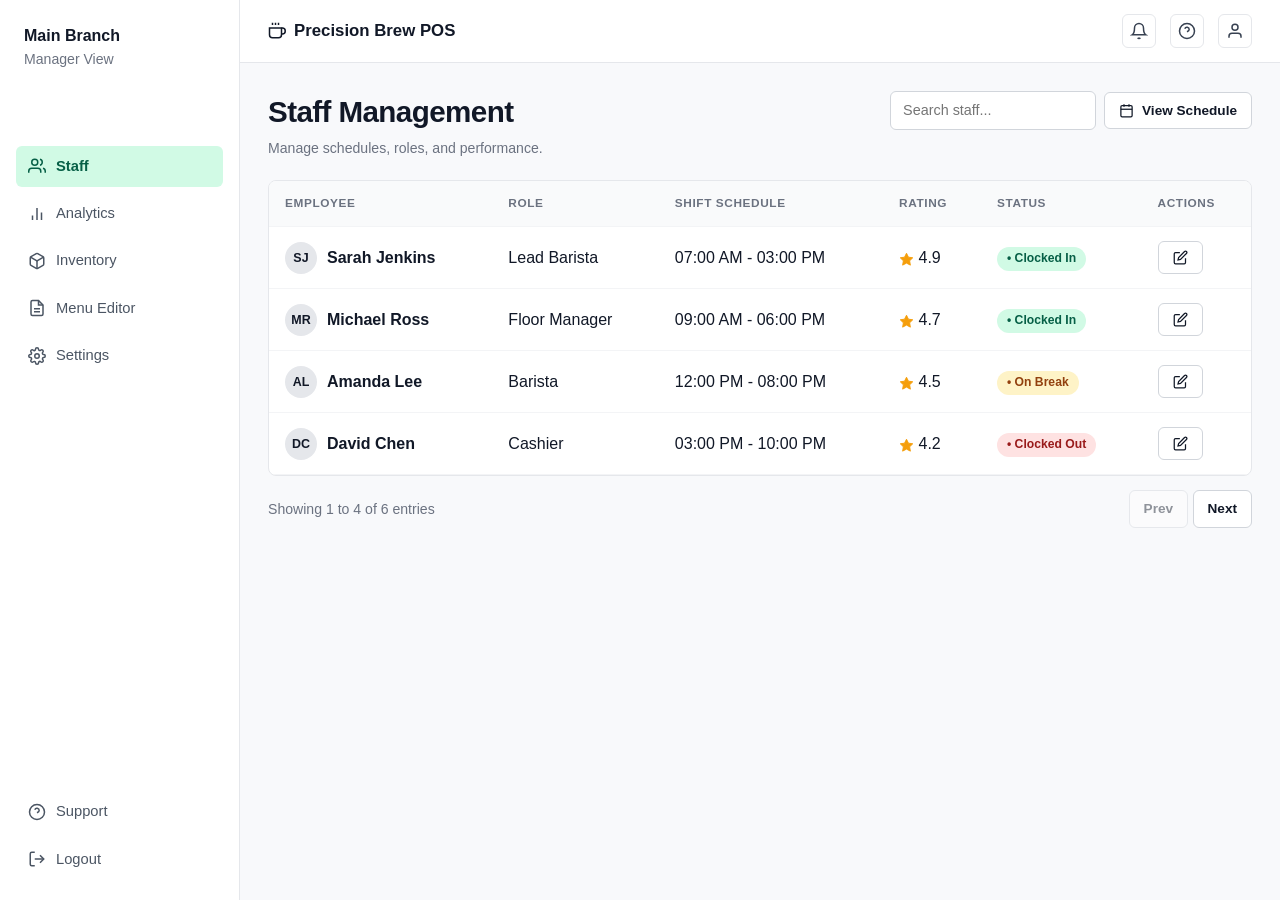
<file: staff.html>
<!DOCTYPE html>
<html lang="en">
<head>
  <meta charset="UTF-8" />
  <meta name="viewport" content="width=device-width, initial-scale=1.0" />
  <title>Precision Brew POS — Manager View</title>
  <link rel="stylesheet" href="style.css" />
</head>
<body data-page="staff">
  <div class="mgr">
    <!-- STATIC MANAGER SIDEBAR -->
    <aside class="side">
      <div style="padding:4px 8px 12px">
        <b style="display:block;font-size:1rem">Main Branch</b>
        <small class="mut">Manager View</small>
      </div>
      <a class="btn" href="menu.html" style="color:#fff;margin-bottom:10px">+ New Order</a>
      <a href="staff.html" class="on">
        <svg class="svg-ico" viewBox="0 0 24 24" fill="none" stroke="currentColor" stroke-width="2"><path d="M17 21v-2a4 4 0 0 0-4-4H5a4 4 0 0 0-4 4v2"/><circle cx="9" cy="7" r="4"/><path d="M23 21v-2a4 4 0 0 0-3-3.87"/><path d="M16 3.13a4 4 0 0 1 0 7.75"/></svg>
        <span>Staff</span>
      </a>
      <a href="analytics.html" class="">
        <svg class="svg-ico" viewBox="0 0 24 24" fill="none" stroke="currentColor" stroke-width="2"><line x1="18" y1="20" x2="18" y2="10"/><line x1="12" y1="20" x2="12" y2="4"/><line x1="6" y1="20" x2="6" y2="14"/></svg>
        <span>Analytics</span>
      </a>
      <a href="inventory.html" class="">
        <svg class="svg-ico" viewBox="0 0 24 24" fill="none" stroke="currentColor" stroke-width="2"><path d="M21 16V8a2 2 0 0 0-1-1.73l-7-4a2 2 0 0 0-2 0l-7 4A2 2 0 0 0 3 8v8a2 2 0 0 0 1 1.73l7 4a2 2 0 0 0 2 0l7-4A2 2 0 0 0 21 16z"/><polyline points="3.27 6.96 12 12.01 20.73 6.96"/><line x1="12" y1="22.08" x2="12" y2="12"/></svg>
        <span>Inventory</span>
      </a>
      <a href="menu-editor.html" class="">
        <svg class="svg-ico" viewBox="0 0 24 24" fill="none" stroke="currentColor" stroke-width="2"><path d="M14 2H6a2 2 0 0 0-2 2v16a2 2 0 0 0 2 2h12a2 2 0 0 0 2-2V8z"/><polyline points="14 2 14 8 20 8"/><line x1="16" y1="13" x2="8" y2="13"/><line x1="16" y1="17" x2="8" y2="17"/></svg>
        <span>Menu Editor</span>
      </a>
      <a href="settings.html" class="">
        <svg class="svg-ico" viewBox="0 0 24 24" fill="none" stroke="currentColor" stroke-width="2"><circle cx="12" cy="12" r="3"/><path d="M19.4 15a1.65 1.65 0 0 0 .33 1.82l.06.06a2 2 0 0 1 0 2.83 2 2 0 0 1-2.83 0l-.06-.06a1.65 1.65 0 0 0-1.82-.33 1.65 1.65 0 0 0-1 1.51V21a2 2 0 0 1-2 2 2 2 0 0 1-2-2v-.09A1.65 1.65 0 0 0 9 19.4a1.65 1.65 0 0 0-1.82.33l-.06.06a2 2 0 0 1-2.83 0 2 2 0 0 1 0-2.83l.06-.06a1.65 1.65 0 0 0 .33-1.82 1.65 1.65 0 0 0-1.51-1H3a2 2 0 0 1-2-2 2 2 0 0 1 2-2h.09A1.65 1.65 0 0 0 4.6 9a1.65 1.65 0 0 0-.33-1.82l-.06-.06a2 2 0 0 1 0-2.83 2 2 0 0 1 2.83 0l.06.06a1.65 1.65 0 0 0 1.82.33H9a1.65 1.65 0 0 0 1-1.51V3a2 2 0 0 1 2-2 2 2 0 0 1 2 2v.09a1.65 1.65 0 0 0 1 1.51 1.65 1.65 0 0 0 1.82-.33l.06-.06a2 2 0 0 1 2.83 0 2 2 0 0 1 0 2.83l-.06.06a1.65 1.65 0 0 0-.33 1.82V9a1.65 1.65 0 0 0 1.51 1H21a2 2 0 0 1 2 2 2 2 0 0 1-2 2h-.09a1.65 1.65 0 0 0-1.51 1z"/></svg>
        <span>Settings</span>
      </a>
      <div class="sp"></div>
      <button class="lk" id="supBtn">
        <svg class="svg-ico" viewBox="0 0 24 24" fill="none" stroke="currentColor" stroke-width="2"><circle cx="12" cy="12" r="10"/><path d="M9.09 9a3 3 0 0 1 5.83 1c0 2-3 3-3 3"/><line x1="12" y1="17" x2="12.01" y2="17"/></svg>
        <span>Support</span>
      </button>
      <a href="menu.html">
        <svg class="svg-ico" viewBox="0 0 24 24" fill="none" stroke="currentColor" stroke-width="2"><path d="M9 21H5a2 2 0 0 1-2-2V5a2 2 0 0 1 2-2h4"/><polyline points="16 17 21 12 16 7"/><line x1="21" y1="12" x2="9" y2="12"/></svg>
        <span>Logout</span>
      </a>
    </aside>

    <div>
      <!-- STATIC MANAGER TOPBAR -->
      <div class="mbar">
        <span class="t">
          <svg class="svg-ico" viewBox="0 0 24 24" fill="none" stroke="currentColor" stroke-width="2"><path d="M18 8h1a4 4 0 0 1 0 8h-1"/><path d="M2 8h16v9a4 4 0 0 1-4 4H6a4 4 0 0 1-4-4V8z"/><line x1="6" y1="1" x2="6" y2="4"/><line x1="10" y1="1" x2="10" y2="4"/><line x1="14" y1="1" x2="14" y2="4"/></svg>
          Precision Brew POS
        </span>
        <button id="bellBtn" title="Notifications">
          <svg class="svg-ico" viewBox="0 0 24 24" fill="none" stroke="currentColor" stroke-width="2"><path d="M18 8A6 6 0 0 0 6 8c0 7-3 9-3 9h18s-3-2-3-9"/><path d="M13.73 21a2 2 0 0 1-3.46 0"/></svg>
        </button>
        <button id="helpBtn" title="Help">
          <svg class="svg-ico" viewBox="0 0 24 24" fill="none" stroke="currentColor" stroke-width="2"><circle cx="12" cy="12" r="10"/><path d="M9.09 9a3 3 0 0 1 5.83 1c0 2-3 3-3 3"/><line x1="12" y1="17" x2="12.01" y2="17"/></svg>
        </button>
        <button id="accBtn" title="Manager Account">
          <svg class="svg-ico" viewBox="0 0 24 24" fill="none" stroke="currentColor" stroke-width="2"><path d="M20 21v-2a4 4 0 0 0-4-4H8a4 4 0 0 0-4 4v2"/><circle cx="12" cy="7" r="4"/></svg>
        </button>
      </div>

      <!-- DYNAMIC MANAGER MAIN CONTENT -->
      <div class="mc" id="app"></div>
    </div>
  </div>

  <script src="app.js"></script>
</body>
</html>
</file>
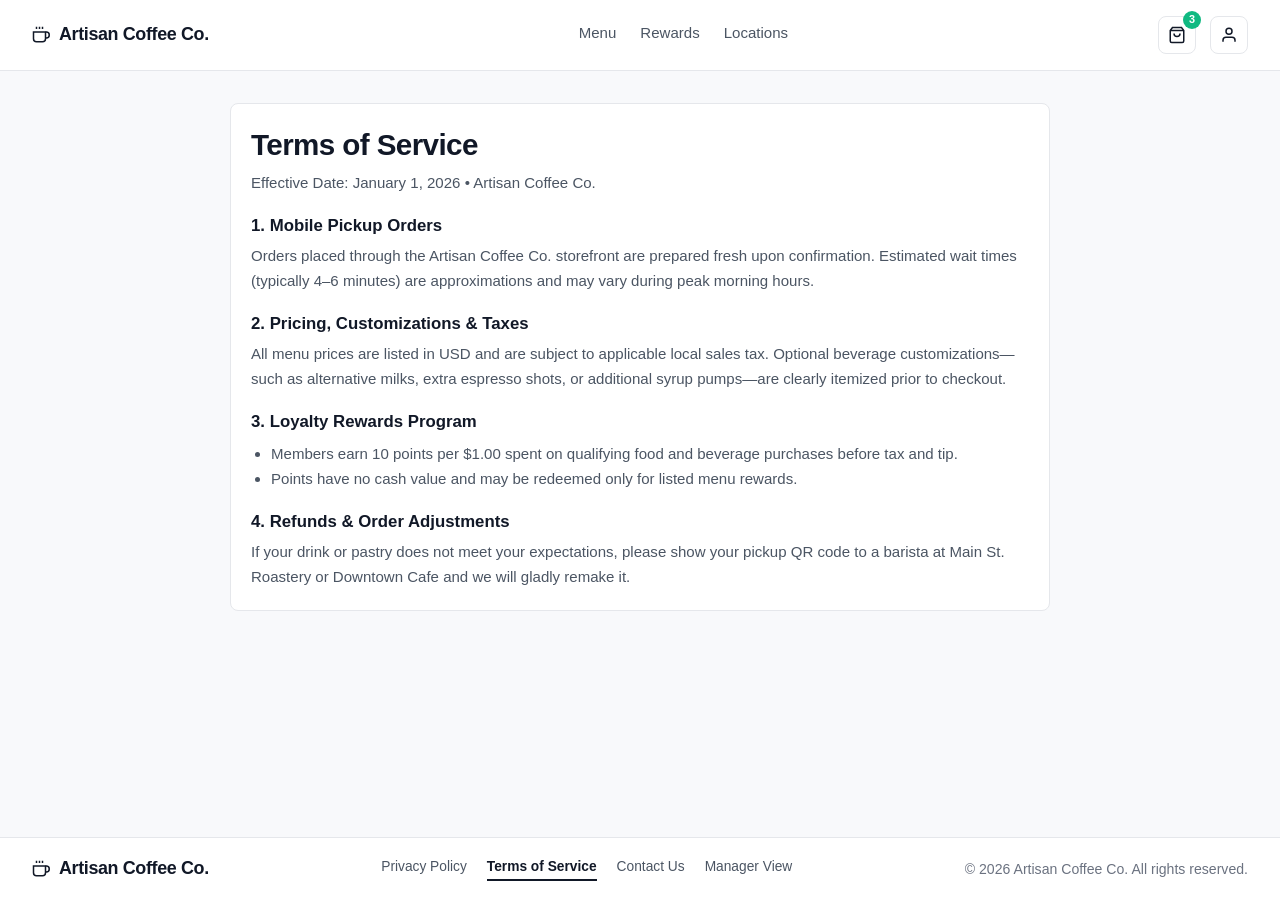
<file: terms.html>
<!DOCTYPE html>
<html lang="en">
<head>
  <meta charset="UTF-8" />
  <meta name="viewport" content="width=device-width, initial-scale=1.0" />
  <title>Artisan Coffee Co. — Precision Brew POS</title>
  <link rel="stylesheet" href="style.css" />
</head>
<body data-page="terms">
  <!-- STATIC HEADER -->
  <header class="top">
    <a class="logo" href="menu.html">
      <svg class="svg-ico" viewBox="0 0 24 24" fill="none" stroke="currentColor" stroke-width="2"><path d="M18 8h1a4 4 0 0 1 0 8h-1"/><path d="M2 8h16v9a4 4 0 0 1-4 4H6a4 4 0 0 1-4-4V8z"/><line x1="6" y1="1" x2="6" y2="4"/><line x1="10" y1="1" x2="10" y2="4"/><line x1="14" y1="1" x2="14" y2="4"/></svg>
      <span>Artisan Coffee Co.</span>
    </a>
    <nav>
      <a href="menu.html" class="">Menu</a>
      <a href="rewards.html" class="">Rewards</a>
      <a href="#" id="locLink">Locations</a>
    </nav>
    <div class="hdr-actions">
      <a class="ico-btn" href="checkout.html" title="Your Order">
        <svg class="svg-ico" viewBox="0 0 24 24" fill="none" stroke="currentColor" stroke-width="2"><path d="M6 2L3 6v14a2 2 0 0 0 2 2h14a2 2 0 0 0 2-2V6l-3-4z"/><line x1="3" y1="6" x2="21" y2="6"/><path d="M16 10a4 4 0 0 1-8 0"/></svg>
        <b id="cnt"></b>
      </a>
      <a class="ico-btn" href="rewards.html" title="Account &amp; Rewards">
        <svg class="svg-ico" viewBox="0 0 24 24" fill="none" stroke="currentColor" stroke-width="2"><path d="M20 21v-2a4 4 0 0 0-4-4H8a4 4 0 0 0-4 4v2"/><circle cx="12" cy="7" r="4"/></svg>
      </a>
    </div>
  </header>

  <!-- DYNAMIC MAIN CONTENT -->
  <main id="app"></main>

  <!-- STATIC FOOTER -->
  <footer class="bottom">
    <a class="logo" href="menu.html">
      <svg class="svg-ico" viewBox="0 0 24 24" fill="none" stroke="currentColor" stroke-width="2"><path d="M18 8h1a4 4 0 0 1 0 8h-1"/><path d="M2 8h16v9a4 4 0 0 1-4 4H6a4 4 0 0 1-4-4V8z"/><line x1="6" y1="1" x2="6" y2="4"/><line x1="10" y1="1" x2="10" y2="4"/><line x1="14" y1="1" x2="14" y2="4"/></svg>
      <span>Artisan Coffee Co.</span>
    </a>
    <nav>
      <a href="privacy.html" class="">Privacy Policy</a>
      <a href="terms.html" class="on">Terms of Service</a>
      <a href="contact.html" class="">Contact Us</a>
      <a href="staff.html">Manager View</a>
    </nav>
    <small class="mut">© 2026 Artisan Coffee Co. All rights reserved.</small>
  </footer>

  <script src="app.js"></script>
</body>
</html>
</file>
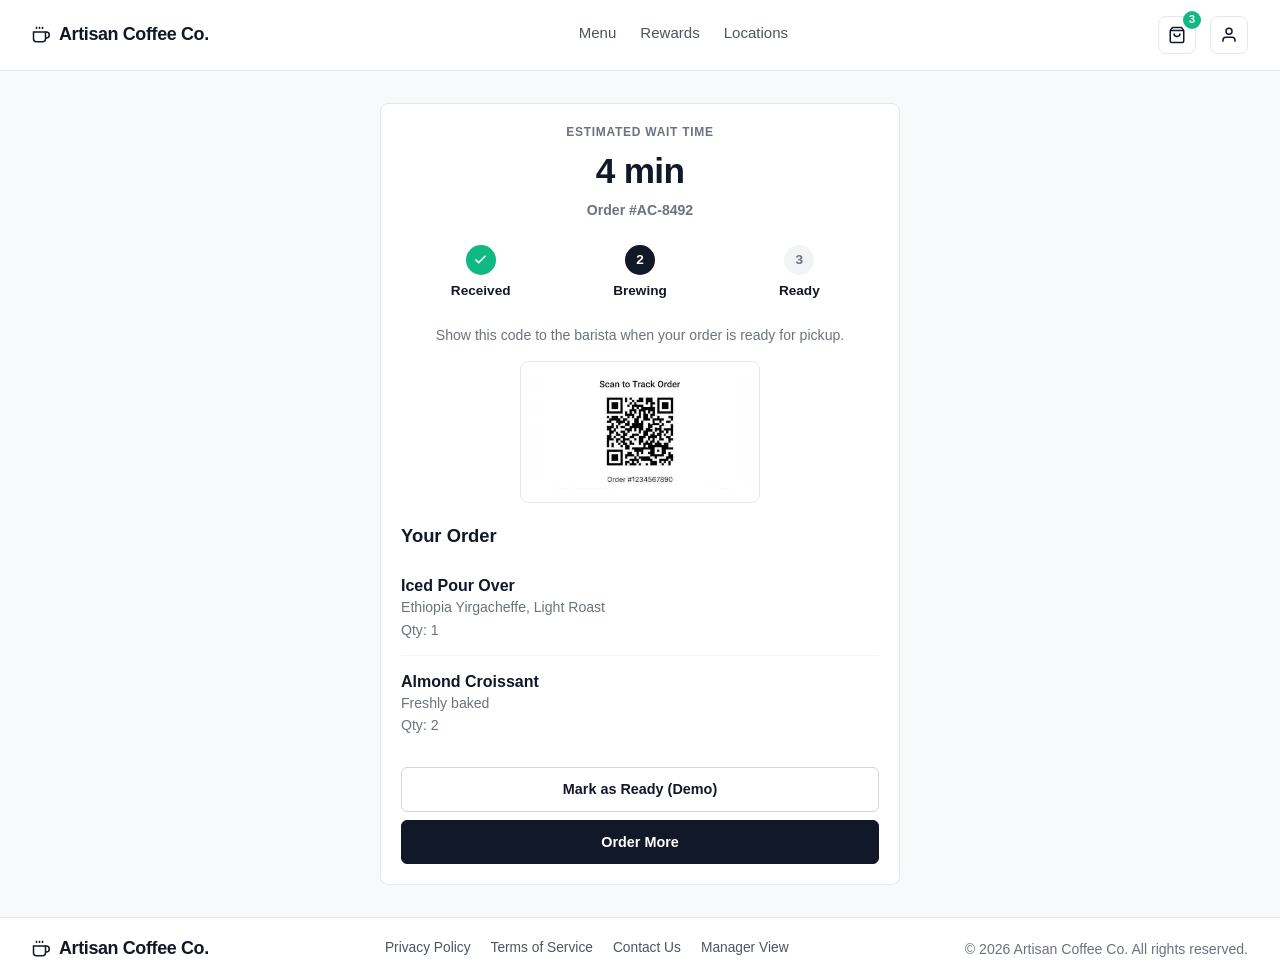
<file: tracking.html>
<!DOCTYPE html>
<html lang="en">
<head>
  <meta charset="UTF-8" />
  <meta name="viewport" content="width=device-width, initial-scale=1.0" />
  <title>Artisan Coffee Co. — Precision Brew POS</title>
  <link rel="stylesheet" href="style.css" />
</head>
<body data-page="tracking">
  <!-- STATIC HEADER -->
  <header class="top">
    <a class="logo" href="menu.html">
      <svg class="svg-ico" viewBox="0 0 24 24" fill="none" stroke="currentColor" stroke-width="2"><path d="M18 8h1a4 4 0 0 1 0 8h-1"/><path d="M2 8h16v9a4 4 0 0 1-4 4H6a4 4 0 0 1-4-4V8z"/><line x1="6" y1="1" x2="6" y2="4"/><line x1="10" y1="1" x2="10" y2="4"/><line x1="14" y1="1" x2="14" y2="4"/></svg>
      <span>Artisan Coffee Co.</span>
    </a>
    <nav>
      <a href="menu.html" class="">Menu</a>
      <a href="rewards.html" class="">Rewards</a>
      <a href="#" id="locLink">Locations</a>
    </nav>
    <div class="hdr-actions">
      <a class="ico-btn" href="checkout.html" title="Your Order">
        <svg class="svg-ico" viewBox="0 0 24 24" fill="none" stroke="currentColor" stroke-width="2"><path d="M6 2L3 6v14a2 2 0 0 0 2 2h14a2 2 0 0 0 2-2V6l-3-4z"/><line x1="3" y1="6" x2="21" y2="6"/><path d="M16 10a4 4 0 0 1-8 0"/></svg>
        <b id="cnt"></b>
      </a>
      <a class="ico-btn" href="rewards.html" title="Account &amp; Rewards">
        <svg class="svg-ico" viewBox="0 0 24 24" fill="none" stroke="currentColor" stroke-width="2"><path d="M20 21v-2a4 4 0 0 0-4-4H8a4 4 0 0 0-4 4v2"/><circle cx="12" cy="7" r="4"/></svg>
      </a>
    </div>
  </header>

  <!-- DYNAMIC MAIN CONTENT -->
  <main id="app"></main>

  <!-- STATIC FOOTER -->
  <footer class="bottom">
    <a class="logo" href="menu.html">
      <svg class="svg-ico" viewBox="0 0 24 24" fill="none" stroke="currentColor" stroke-width="2"><path d="M18 8h1a4 4 0 0 1 0 8h-1"/><path d="M2 8h16v9a4 4 0 0 1-4 4H6a4 4 0 0 1-4-4V8z"/><line x1="6" y1="1" x2="6" y2="4"/><line x1="10" y1="1" x2="10" y2="4"/><line x1="14" y1="1" x2="14" y2="4"/></svg>
      <span>Artisan Coffee Co.</span>
    </a>
    <nav>
      <a href="privacy.html" class="">Privacy Policy</a>
      <a href="terms.html" class="">Terms of Service</a>
      <a href="contact.html" class="">Contact Us</a>
      <a href="staff.html">Manager View</a>
    </nav>
    <small class="mut">© 2026 Artisan Coffee Co. All rights reserved.</small>
  </footer>

  <script src="app.js"></script>
</body>
</html>
</file>
<file: style.css>
* {
  box-sizing: border-box;
  margin: 0;
  padding: 0;
}

body {
  font-family: -apple-system, BlinkMacSystemFont, "Segoe UI", Inter, Roboto, sans-serif;
  background-color: #f8f9fb;
  color: #111827;
  line-height: 1.45;
  min-height: 100vh;
  display: flex;
  flex-direction: column;
}

a {
  color: inherit;
  text-decoration: none;
}

button, input, select, textarea {
  font: inherit;
}

h1 {
  font-size: 1.85rem;
  font-weight: 700;
  letter-spacing: -0.02em;
  margin-bottom: 4px;
}

h2 {
  font-size: 1.15rem;
  font-weight: 700;
  margin-bottom: 10px;
}

.mut {
  color: #6b7280;
  font-size: 0.88rem;
}

/* Icons */
.svg-ico {
  width: 18px;
  height: 18px;
  vertical-align: middle;
  display: inline-block;
  flex-shrink: 0;
}

.svg-ico.sm {
  width: 15px;
  height: 15px;
}

.svg-ico.lg {
  width: 24px;
  height: 24px;
}

/* Buttons */
.btn {
  display: inline-flex;
  align-items: center;
  justify-content: center;
  gap: 8px;
  width: 100%;
  padding: 11px 16px;
  border: 1px solid #111827;
  background: #111827;
  color: #ffffff;
  border-radius: 6px;
  font-weight: 600;
  font-size: 0.9rem;
  cursor: pointer;
  transition: background 0.15s, opacity 0.15s;
}

.btn:hover:not(:disabled) {
  background: #27272a;
}

.btn.o {
  background: #ffffff;
  color: #111827;
  border-color: #d1d5db;
}

.btn.o:hover:not(:disabled) {
  background: #f3f4f6;
}

.btn.danger {
  background: #fee2e2;
  color: #991b1b;
  border-color: #fecaca;
}

.btn.danger:hover {
  background: #fecaca;
}

.btn.sm {
  width: auto;
  padding: 8px 14px;
  font-size: 0.85rem;
}

.btn:disabled {
  opacity: 0.45;
  cursor: not-allowed;
}

.card {
  background: #ffffff;
  border: 1px solid #e5e7eb;
  border-radius: 8px;
  padding: 20px;
}

/* STATIC CUSTOMER HEADER & FOOTER */
header.top {
  position: sticky;
  top: 0;
  z-index: 500;
  display: flex;
  justify-content: space-between;
  align-items: center;
  padding: 16px 32px;
  background: #ffffff;
  border-bottom: 1px solid #e5e7eb;
  flex-wrap: wrap;
  gap: 12px;
}

footer.bottom {
  margin-top: auto;
  display: flex;
  justify-content: space-between;
  align-items: center;
  padding: 18px 32px;
  background: #ffffff;
  border-top: 1px solid #e5e7eb;
  flex-wrap: wrap;
  gap: 12px;
}

footer.bottom nav {
  display: flex;
  flex-wrap: wrap;
  gap: 20px;
}

footer.bottom nav a {
  font-size: 0.86rem;
  color: #4b5563;
  padding-bottom: 2px;
}

footer.bottom nav a:hover,
footer.bottom nav a.on {
  color: #111827;
  font-weight: 600;
  border-bottom: 2px solid #111827;
}

.logo {
  display: inline-flex;
  align-items: center;
  gap: 9px;
  font-weight: 800;
  font-size: 1.12rem;
  letter-spacing: -0.02em;
}

header.top nav {
  display: flex;
  align-items: center;
  gap: 24px;
}

header.top nav a {
  padding-bottom: 4px;
  color: #4b5563;
  font-weight: 500;
  font-size: 0.94rem;
}

header.top nav a.on {
  color: #111827;
  font-weight: 600;
  border-bottom: 2px solid #111827;
}

.hdr-actions {
  display: flex;
  align-items: center;
  gap: 14px;
}

.ico-btn {
  position: relative;
  display: inline-flex;
  align-items: center;
  justify-content: center;
  width: 38px;
  height: 38px;
  border-radius: 8px;
  border: 1px solid #e5e7eb;
  background: #ffffff;
  color: #111827;
}

.ico-btn:hover {
  background: #f3f4f6;
}

.ico-btn b {
  position: absolute;
  top: -6px;
  right: -6px;
  background: #10b981;
  color: #ffffff;
  border-radius: 999px;
  font-size: 0.68rem;
  min-width: 18px;
  height: 18px;
  display: grid;
  place-items: center;
  padding: 0 4px;
}

.ico-btn b:empty {
  display: none;
}

main {
  padding: 32px 24px;
  max-width: 1200px;
  width: 100%;
  margin: 0 auto;
}

/* Layouts */
.split {
  display: grid;
  grid-template-columns: 220px 1fr;
  gap: 28px;
  align-items: start;
}

.two {
  display: grid;
  grid-template-columns: 1.45fr 1fr;
  gap: 28px;
  margin-top: 20px;
  align-items: start;
}

.cats a {
  display: flex;
  align-items: center;
  justify-content: space-between;
  padding: 10px 14px;
  border-radius: 6px;
  color: #4b5563;
  font-weight: 500;
  margin-bottom: 4px;
}

.cats a:hover {
  background: #f3f4f6;
}

.cats a.on {
  background: #eef0f4;
  font-weight: 700;
  color: #111827;
}

.grid {
  display: grid;
  grid-template-columns: repeat(auto-fill, minmax(245px, 1fr));
  gap: 22px;
}

.item {
  padding: 0;
  overflow: hidden;
  display: flex;
  flex-direction: column;
}

.item .im-wrap {
  width: 100%;
  height: 180px;
  background: #e5e7eb;
  overflow: hidden;
  display: block;
}

.item .im-wrap img {
  width: 100%;
  height: 100%;
  object-fit: cover;
  display: block;
  transition: transform 0.25s ease;
}

.item:hover .im-wrap img {
  transform: scale(1.03);
}

.item-body {
  padding: 16px;
  display: flex;
  flex-direction: column;
  flex: 1;
}

.row {
  display: flex;
  justify-content: space-between;
  align-items: center;
  gap: 10px;
}

.item-body .row {
  font-weight: 700;
  font-size: 1rem;
  margin-bottom: 6px;
}

.item-body p {
  margin-bottom: 16px;
  flex: 1;
}

/* Product Detail Page */
.pimg-wrap {
  width: 100%;
  aspect-ratio: 4 / 3;
  background: #e5e7eb;
  border-radius: 8px;
  overflow: hidden;
  border: 1px solid #e5e7eb;
}

.pimg-wrap img {
  width: 100%;
  height: 100%;
  object-fit: cover;
  display: block;
}

.opt {
  display: flex;
  gap: 10px;
  margin-bottom: 14px;
  flex-wrap: wrap;
}

.opt button, .opt label {
  flex: 1;
  padding: 11px 12px;
  border: 1px solid #d1d5db;
  background: #ffffff;
  border-radius: 6px;
  cursor: pointer;
  text-align: center;
  font-weight: 500;
  min-width: 85px;
}

.opt button.on {
  background: #f3f4f6;
  border: 2px solid #111827;
  color: #111827;
  font-weight: 700;
}

.radio-row {
  flex-basis: 100% !important;
  display: flex;
  align-items: center;
  justify-content: space-between;
  text-align: left !important;
}

.radio-row.on {
  background: #f9fafb;
  border: 2px solid #111827;
}

.lbl {
  font-size: 0.75rem;
  font-weight: 700;
  letter-spacing: 0.06em;
  color: #6b7280;
  margin: 16px 0 8px;
}

.stepper-card {
  display: flex;
  justify-content: space-between;
  align-items: center;
  border: 1px solid #d1d5db;
  border-radius: 6px;
  padding: 8px 14px;
  background: #ffffff;
}

.qty {
  display: inline-flex;
  align-items: center;
  gap: 10px;
  margin-top: 6px;
}

.qty button {
  width: 28px;
  height: 28px;
  border: 1px solid #d1d5db;
  background: #ffffff;
  cursor: pointer;
  border-radius: 4px;
  font-weight: 700;
}

.line {
  display: flex;
  gap: 14px;
  padding: 14px 0;
  border-bottom: 1px solid #f3f4f6;
  align-items: center;
}

.line:last-child {
  border-bottom: none;
}

.line-thumb {
  width: 64px;
  height: 64px;
  border-radius: 6px;
  object-fit: cover;
  border: 1px solid #e5e7eb;
  flex-shrink: 0;
}

.line .grow {
  flex: 1;
}

.big {
  font-size: 2.2rem;
  font-weight: 800;
  letter-spacing: -0.02em;
}

.sum .row {
  margin: 10px 0;
}

.crumb {
  margin-bottom: 18px;
  color: #6b7280;
  font-size: 0.9rem;
}

/* Order Tracking Page */
.steps {
  display: flex;
  justify-content: space-between;
  margin: 24px 0;
  text-align: center;
  font-size: 0.85rem;
  font-weight: 600;
}

.steps div {
  flex: 1;
}

.steps i {
  display: grid;
  place-items: center;
  width: 30px;
  height: 30px;
  border-radius: 50%;
  margin: 0 auto 6px;
  background: #f3f4f6;
  color: #6b7280;
  font-style: normal;
}

.steps .done i {
  background: #10b981;
  color: #ffffff;
}

.steps .now i {
  background: #111827;
  color: #ffffff;
}

.qr-img-box {
  margin: 16px auto;
  padding: 12px;
  border: 1px solid #e5e7eb;
  border-radius: 8px;
  background: #ffffff;
  max-width: 240px;
}

.qr-img-box img {
  width: 100%;
  height: auto;
  display: block;
}

/* Rewards Ring */
.ring {
  width: 132px;
  height: 132px;
  border-radius: 50%;
  display: grid;
  place-items: center;
  font-weight: 800;
  flex-shrink: 0;
}

.ring-inner {
  background: #ffffff;
  border-radius: 50%;
  width: 104px;
  height: 104px;
  display: flex;
  flex-direction: column;
  align-items: center;
  justify-content: center;
  font-size: 1.15rem;
}

.tag {
  display: inline-block;
  background: #f3f4f6;
  padding: 3px 9px;
  border-radius: 999px;
  font-size: 0.78rem;
  font-weight: 600;
}

.pts {
  color: #10b981;
  font-size: 0.82rem;
  font-weight: 700;
}

/* STATIC MANAGER POS SIDEBAR & TOPBAR */
.mgr {
  display: grid;
  grid-template-columns: 240px 1fr;
  min-height: 100vh;
}

.side {
  position: sticky;
  top: 0;
  height: 100vh;
  background: #ffffff;
  border-right: 1px solid #e5e7eb;
  padding: 20px 16px;
  display: flex;
  flex-direction: column;
  gap: 6px;
}

.side a, .side button.lk {
  display: flex;
  align-items: center;
  gap: 10px;
  padding: 10px 12px;
  border-radius: 6px;
  color: #4b5563;
  background: none;
  border: 0;
  text-align: left;
  cursor: pointer;
  font-weight: 500;
  font-size: 0.92rem;
}

.side a:hover, .side button.lk:hover {
  background: #f3f4f6;
  color: #111827;
}

.side a.on {
  background: #d1fae5;
  color: #065f46;
  font-weight: 700;
}

.side .sp {
  flex: 1;
}

.mbar {
  position: sticky;
  top: 0;
  z-index: 400;
  display: flex;
  align-items: center;
  gap: 14px;
  padding: 14px 28px;
  background: #ffffff;
  border-bottom: 1px solid #e5e7eb;
}

.mbar .t {
  margin-right: auto;
  font-weight: 800;
  font-size: 1.05rem;
  display: inline-flex;
  align-items: center;
  gap: 8px;
}

.mbar button {
  background: none;
  border: 1px solid #e5e7eb;
  border-radius: 6px;
  width: 34px;
  height: 34px;
  display: inline-flex;
  align-items: center;
  justify-content: center;
  cursor: pointer;
  color: #374151;
}

.mc {
  padding: 28px;
}

.head {
  display: flex;
  justify-content: space-between;
  align-items: flex-start;
  gap: 12px;
  flex-wrap: wrap;
  margin-bottom: 22px;
}

.head > div:last-child {
  display: flex;
  gap: 8px;
  flex-wrap: wrap;
  align-items: center;
}

.head input, .head select, .ip {
  padding: 8px 12px;
  border: 1px solid #d1d5db;
  border-radius: 6px;
  background: #ffffff;
  font-size: 0.9rem;
}

.tw {
  overflow-x: auto;
  background: #ffffff;
  border: 1px solid #e5e7eb;
  border-radius: 8px;
}

table {
  width: 100%;
  border-collapse: collapse;
}

th, td {
  text-align: left;
  padding: 14px 16px;
  border-bottom: 1px solid #f3f4f6;
  white-space: nowrap;
}

th {
  font-size: 0.74rem;
  color: #6b7280;
  letter-spacing: 0.05em;
  background: #f9fafb;
}

.emp-cell {
  display: inline-flex;
  align-items: center;
  gap: 10px;
  font-weight: 600;
}

.av-badge {
  width: 32px;
  height: 32px;
  border-radius: 50%;
  background: #e5e7eb;
  color: #111827;
  font-size: 0.78rem;
  font-weight: 700;
  display: inline-grid;
  place-items: center;
}

.pill {
  display: inline-flex;
  align-items: center;
  gap: 5px;
  padding: 3px 10px;
  border-radius: 999px;
  font-size: 0.76rem;
  font-weight: 600;
  background: #e5e7eb;
}

.pill.g {
  background: #d1fae5;
  color: #065f46;
}

.pill.y {
  background: #fef3c7;
  color: #92400e;
}

.pill.r {
  background: #fee2e2;
  color: #991b1b;
}

.kpi {
  display: grid;
  grid-template-columns: repeat(auto-fit, minmax(190px, 1fr));
  gap: 16px;
  margin-bottom: 22px;
}

.kpi b {
  font-size: 1.75rem;
  display: block;
  margin: 4px 0;
}

.up {
  color: #059669;
  font-weight: 600;
}

.dn {
  color: #dc2626;
  font-weight: 600;
}

.chart {
  display: flex;
  align-items: flex-end;
  gap: 10px;
  height: 200px;
  border-bottom: 1px solid #e5e7eb;
  padding-top: 16px;
}

.chart div {
  flex: 1;
  background: #d1d5db;
  border-radius: 4px 4px 0 0;
}

.chart div.pk {
  background: #10b981;
}

.axis {
  display: flex;
  justify-content: space-between;
  font-size: 0.75rem;
  color: #6b7280;
  margin-top: 8px;
}

.bar {
  height: 8px;
  background: #e5e7eb;
  border-radius: 999px;
  margin: 6px 0 14px;
  overflow: hidden;
}

.bar i {
  display: block;
  height: 100%;
  background: #065f46;
  border-radius: 999px;
}

.bar i.lo {
  background: #dc2626;
}

.alert {
  background: #fef3c7;
  color: #92400e;
  border: 1px solid #fcd34d;
  padding: 16px 20px;
  border-radius: 8px;
  margin-bottom: 22px;
}

.alert a {
  text-decoration: underline;
  cursor: pointer;
  font-weight: 600;
}

.g3 {
  display: grid;
  grid-template-columns: repeat(auto-fit, minmax(260px, 1fr));
  gap: 20px;
  margin-bottom: 24px;
}

.ed .ip {
  width: 92px;
}

.dash {
  border: 2px dashed #cbd5e1;
  background: #ffffff;
  display: grid;
  place-items: center;
  text-align: center;
  cursor: pointer;
  min-height: 250px;
  border-radius: 8px;
  padding: 20px;
}

.dash:hover {
  border-color: #111827;
  background: #f9fafb;
}

.tabs a {
  display: flex;
  align-items: center;
  gap: 10px;
  padding: 11px 14px;
  cursor: pointer;
  color: #4b5563;
  border-radius: 6px;
  margin-bottom: 4px;
}

.tabs a.on {
  background: #eef0f4;
  border-left: 3px solid #111827;
  font-weight: 700;
  color: #111827;
}

/* Legal & Contact Pages */
.doc-card {
  max-width: 820px;
  margin: 0 auto;
}

.doc-card h3 {
  font-size: 1.05rem;
  margin: 18px 0 6px;
  color: #111827;
}

.doc-card p, .doc-card li {
  color: #4b5563;
  font-size: 0.94rem;
  line-height: 1.65;
}

.doc-card ul {
  padding-left: 20px;
  margin: 8px 0;
}

.form-field {
  margin-bottom: 14px;
}

.form-field label {
  display: block;
  font-size: 0.82rem;
  font-weight: 600;
  margin-bottom: 5px;
  color: #374151;
}

.form-field input, .form-field select, .form-field textarea {
  width: 100%;
  padding: 10px 12px;
  border: 1px solid #d1d5db;
  border-radius: 6px;
  background: #ffffff;
}

/* Modal for CRUD Add/Edit Menu Item */
.modal-bg {
  position: fixed;
  inset: 0;
  background: rgba(17, 24, 39, 0.55);
  display: grid;
  place-items: center;
  padding: 16px;
  z-index: 1000;
}

.modal-card {
  background: #ffffff;
  border-radius: 10px;
  padding: 24px;
  width: 100%;
  max-width: 440px;
  box-shadow: 0 20px 35px rgba(0, 0, 0, 0.2);
}

.toast {
  position: fixed;
  bottom: 22px;
  left: 50%;
  transform: translateX(-50%);
  background: #111827;
  color: #ffffff;
  padding: 11px 20px;
  border-radius: 8px;
  font-size: 0.9rem;
  font-weight: 500;
  box-shadow: 0 10px 25px rgba(0,0,0,0.2);
  z-index: 1100;
}

@media (max-width: 820px) {
  .split, .two, .mgr {
    grid-template-columns: 1fr;
  }
  .side {
    position: static;
    height: auto;
    flex-direction: row;
    flex-wrap: wrap;
    border-right: 0;
    border-bottom: 1px solid #e5e7eb;
  }
  .side .sp {
    display: none;
  }
  main, .mc {
    padding: 16px;
  }
  header.top, footer.bottom {
    padding: 14px 16px;
  }
  h1 {
    font-size: 1.55rem;
  }
}
</file>
